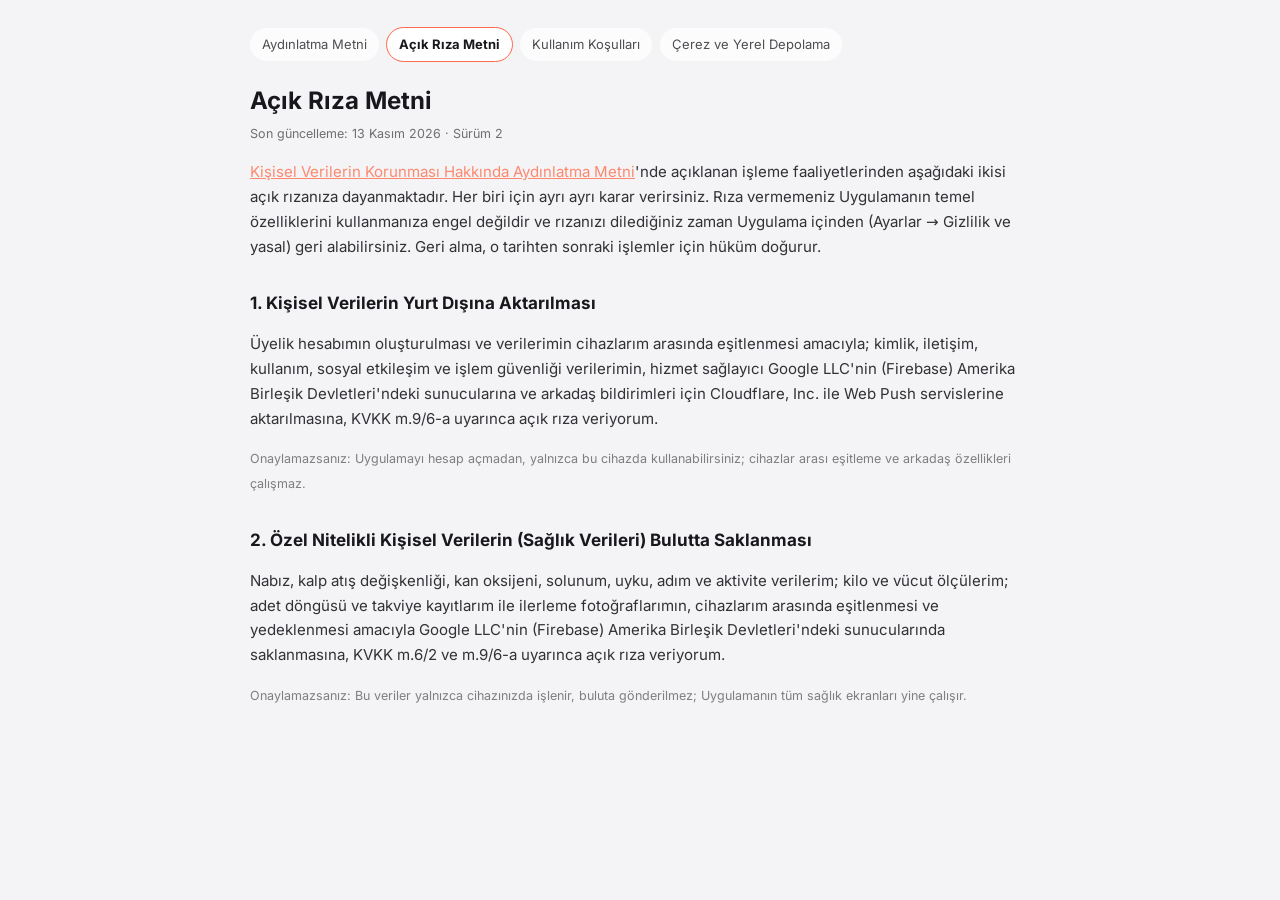
<file: acik-riza.html>
<!DOCTYPE html>
<html lang="tr">
<head>
<meta charset="utf-8">
<meta name="viewport" content="width=device-width,initial-scale=1">
<title>Açık Rıza Metni · HypeMode</title>
<script src="config.js"></script>
<style>
@font-face{font-family:'Inter';font-weight:100 900;font-display:swap;src:url(f-inter-latin.woff2) format('woff2');unicode-range:U+0000-00FF,U+0131,U+0152-0153,U+02BB-02BC,U+02C6,U+02DA,U+02DC,U+0304,U+0308,U+0329,U+2000-206F,U+20AC,U+2122,U+2191,U+2193,U+2212,U+2215,U+FEFF,U+FFFD}
@font-face{font-family:'Inter';font-weight:100 900;font-display:swap;src:url(f-inter-latin-ext.woff2) format('woff2');unicode-range:U+0100-02BA,U+02BD-02C5,U+02C7-02CC,U+02CE-02D7,U+02DD-02FF,U+0304,U+0308,U+0329,U+1D00-1DBF,U+1E00-1E9F,U+1EF2-1EFF,U+2020,U+20A0-20AB,U+20AD-20C0,U+2113,U+2C60-2C7F,U+A720-A7FF}
:root{color-scheme:dark light}
body{margin:0;background:#0b0b0d;color:#ececf0;font:15px/1.65 Inter,system-ui,sans-serif}
@media (prefers-color-scheme:light){body{background:#f4f4f7;color:#18181c}td,th{border-color:rgba(0,0,0,.12)!important}nav a{background:#fff!important}}
main{max-width:780px;margin:0 auto;padding:28px 20px 80px}
nav{display:flex;flex-wrap:wrap;gap:8px;margin-bottom:24px}nav a{font-size:13px;padding:6px 12px;border-radius:999px;background:#18181c;color:inherit;text-decoration:none;opacity:.75}nav a.on{opacity:1;font-weight:700;outline:1px solid #ff6a4a}
h1{font-size:24px;line-height:1.3;margin:0 0 4px}h2{font-size:17px;margin:30px 0 8px}h3{font-size:15px;margin:16px 0 4px}
p,li{opacity:.88}small{opacity:.6}a{color:#ff7a5c}ol,ul{padding-left:22px}
table{width:100%;border-collapse:collapse;font-size:13.5px;margin:8px 0}td,th{border:1px solid rgba(255,255,255,.14);padding:8px;text-align:left;vertical-align:top}th{font-weight:600}
</style>
</head>
<body><main>
<nav><a href="gizlilik.html" class="">Aydınlatma Metni</a><a href="acik-riza.html" class="on">Açık Rıza Metni</a><a href="kullanim-kosullari.html" class="">Kullanım Koşulları</a><a href="cerez.html" class="">Çerez ve Yerel Depolama</a></nav>
<h1>Açık Rıza Metni</h1>
<small>Son güncelleme: 13 Kasım 2026 · Sürüm 2</small>
<p><a href="gizlilik.html">Kişisel Verilerin Korunması Hakkında Aydınlatma Metni</a>'nde açıklanan işleme faaliyetlerinden aşağıdaki ikisi açık rızanıza dayanmaktadır. Her biri için ayrı ayrı karar verirsiniz. Rıza vermemeniz Uygulamanın temel özelliklerini kullanmanıza engel değildir ve rızanızı dilediğiniz zaman Uygulama içinden (Ayarlar → Gizlilik ve yasal) geri alabilirsiniz. Geri alma, o tarihten sonraki işlemler için hüküm doğurur.</p>

<h2>1. Kişisel Verilerin Yurt Dışına Aktarılması</h2>
<p>Üyelik hesabımın oluşturulması ve verilerimin cihazlarım arasında eşitlenmesi amacıyla; kimlik, iletişim, kullanım, sosyal etkileşim ve işlem güvenliği verilerimin, hizmet sağlayıcı Google LLC'nin (Firebase) Amerika Birleşik Devletleri'ndeki sunucularına ve arkadaş bildirimleri için Cloudflare, Inc. ile Web Push servislerine aktarılmasına, KVKK m.9/6-a uyarınca açık rıza veriyorum.</p>
<p><small>Onaylamazsanız: Uygulamayı hesap açmadan, yalnızca bu cihazda kullanabilirsiniz; cihazlar arası eşitleme ve arkadaş özellikleri çalışmaz.</small></p>

<h2>2. Özel Nitelikli Kişisel Verilerin (Sağlık Verileri) Bulutta Saklanması</h2>
<p>Nabız, kalp atış değişkenliği, kan oksijeni, solunum, uyku, adım ve aktivite verilerim; kilo ve vücut ölçülerim; adet döngüsü ve takviye kayıtlarım ile ilerleme fotoğraflarımın, cihazlarım arasında eşitlenmesi ve yedeklenmesi amacıyla Google LLC'nin (Firebase) Amerika Birleşik Devletleri'ndeki sunucularında saklanmasına, KVKK m.6/2 ve m.9/6-a uyarınca açık rıza veriyorum.</p>
<p><small>Onaylamazsanız: Bu veriler yalnızca cihazınızda işlenir, buluta gönderilmez; Uygulamanın tüm sağlık ekranları yine çalışır.</small></p>
</main>
<script>
(function(){var c=(window.HM_CONFIG||{}).contact||{},em=c.email,gh=c.github||'https://github.com/Yasindogruu/HypeMode/issues',nm=c.name||'Yasin Doğru';
var h=(em?'<a href="mailto:'+em+'">'+em+'</a>':'<i>(e-posta adresi eklenecek)</i>')+' · <a href="'+gh+'" target="_blank" rel="noopener">GitHub</a>';
document.querySelectorAll('.ct').forEach(function(e){e.innerHTML=h});document.querySelectorAll('.ctl').forEach(function(e){e.textContent=nm})})();
</script>
</body></html>
</file>
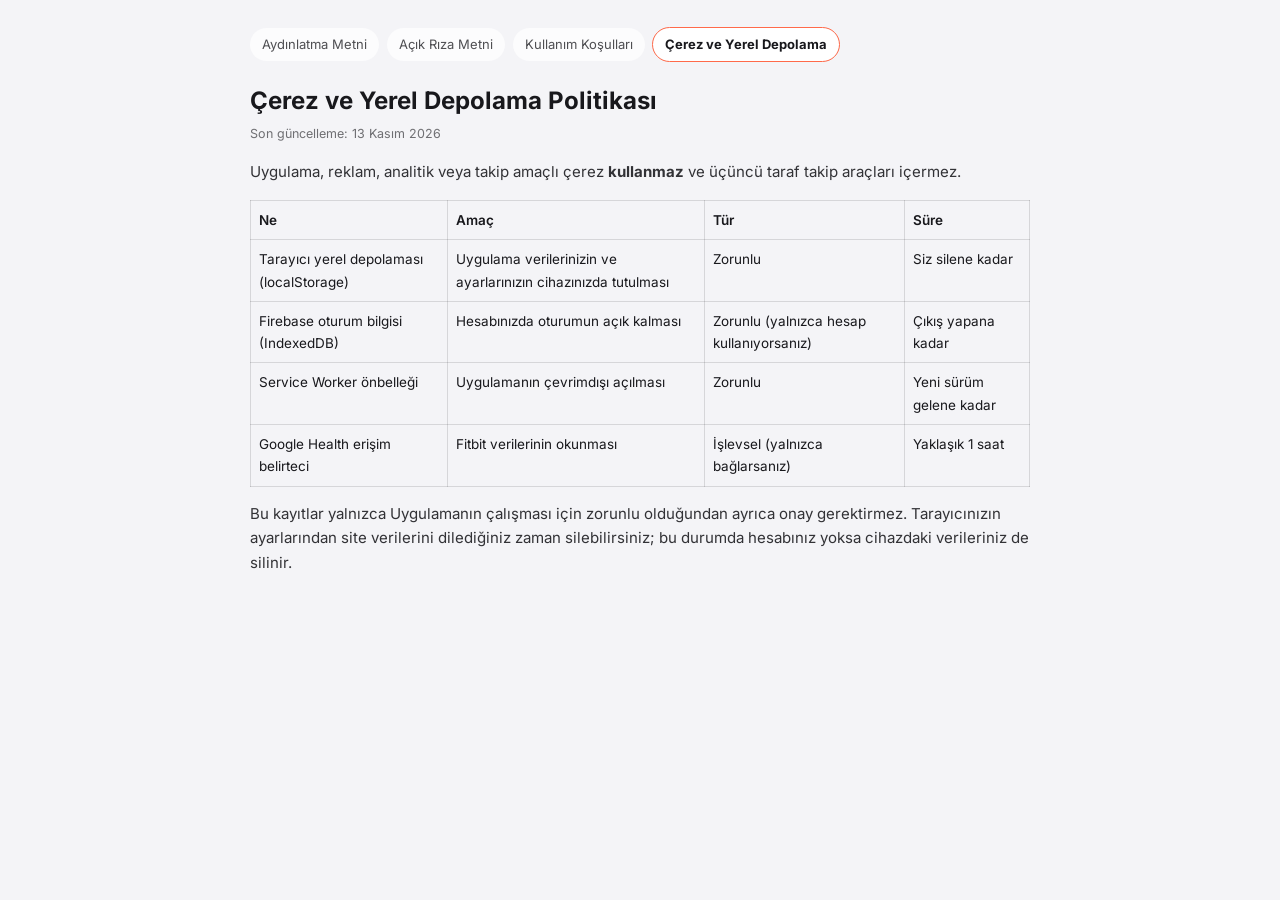
<file: cerez.html>
<!DOCTYPE html>
<html lang="tr">
<head>
<meta charset="utf-8">
<meta name="viewport" content="width=device-width,initial-scale=1">
<title>Çerez ve Yerel Depolama · HypeMode</title>
<script src="config.js"></script>
<style>
@font-face{font-family:'Inter';font-weight:100 900;font-display:swap;src:url(f-inter-latin.woff2) format('woff2');unicode-range:U+0000-00FF,U+0131,U+0152-0153,U+02BB-02BC,U+02C6,U+02DA,U+02DC,U+0304,U+0308,U+0329,U+2000-206F,U+20AC,U+2122,U+2191,U+2193,U+2212,U+2215,U+FEFF,U+FFFD}
@font-face{font-family:'Inter';font-weight:100 900;font-display:swap;src:url(f-inter-latin-ext.woff2) format('woff2');unicode-range:U+0100-02BA,U+02BD-02C5,U+02C7-02CC,U+02CE-02D7,U+02DD-02FF,U+0304,U+0308,U+0329,U+1D00-1DBF,U+1E00-1E9F,U+1EF2-1EFF,U+2020,U+20A0-20AB,U+20AD-20C0,U+2113,U+2C60-2C7F,U+A720-A7FF}
:root{color-scheme:dark light}
body{margin:0;background:#0b0b0d;color:#ececf0;font:15px/1.65 Inter,system-ui,sans-serif}
@media (prefers-color-scheme:light){body{background:#f4f4f7;color:#18181c}td,th{border-color:rgba(0,0,0,.12)!important}nav a{background:#fff!important}}
main{max-width:780px;margin:0 auto;padding:28px 20px 80px}
nav{display:flex;flex-wrap:wrap;gap:8px;margin-bottom:24px}nav a{font-size:13px;padding:6px 12px;border-radius:999px;background:#18181c;color:inherit;text-decoration:none;opacity:.75}nav a.on{opacity:1;font-weight:700;outline:1px solid #ff6a4a}
h1{font-size:24px;line-height:1.3;margin:0 0 4px}h2{font-size:17px;margin:30px 0 8px}h3{font-size:15px;margin:16px 0 4px}
p,li{opacity:.88}small{opacity:.6}a{color:#ff7a5c}ol,ul{padding-left:22px}
table{width:100%;border-collapse:collapse;font-size:13.5px;margin:8px 0}td,th{border:1px solid rgba(255,255,255,.14);padding:8px;text-align:left;vertical-align:top}th{font-weight:600}
</style>
</head>
<body><main>
<nav><a href="gizlilik.html" class="">Aydınlatma Metni</a><a href="acik-riza.html" class="">Açık Rıza Metni</a><a href="kullanim-kosullari.html" class="">Kullanım Koşulları</a><a href="cerez.html" class="on">Çerez ve Yerel Depolama</a></nav>
<h1>Çerez ve Yerel Depolama Politikası</h1>
<small>Son güncelleme: 13 Kasım 2026</small>
<p>Uygulama, reklam, analitik veya takip amaçlı çerez <b>kullanmaz</b> ve üçüncü taraf takip araçları içermez.</p>
<table>
<tr><th>Ne</th><th>Amaç</th><th>Tür</th><th>Süre</th></tr>
<tr><td>Tarayıcı yerel depolaması (localStorage)</td><td>Uygulama verilerinizin ve ayarlarınızın cihazınızda tutulması</td><td>Zorunlu</td><td>Siz silene kadar</td></tr>
<tr><td>Firebase oturum bilgisi (IndexedDB)</td><td>Hesabınızda oturumun açık kalması</td><td>Zorunlu (yalnızca hesap kullanıyorsanız)</td><td>Çıkış yapana kadar</td></tr>
<tr><td>Service Worker önbelleği</td><td>Uygulamanın çevrimdışı açılması</td><td>Zorunlu</td><td>Yeni sürüm gelene kadar</td></tr>
<tr><td>Google Health erişim belirteci</td><td>Fitbit verilerinin okunması</td><td>İşlevsel (yalnızca bağlarsanız)</td><td>Yaklaşık 1 saat</td></tr>
</table>
<p>Bu kayıtlar yalnızca Uygulamanın çalışması için zorunlu olduğundan ayrıca onay gerektirmez. Tarayıcınızın ayarlarından site verilerini dilediğiniz zaman silebilirsiniz; bu durumda hesabınız yoksa cihazdaki verileriniz de silinir.</p>
</main>
<script>
(function(){var c=(window.HM_CONFIG||{}).contact||{},em=c.email,gh=c.github||'https://github.com/Yasindogruu/HypeMode/issues',nm=c.name||'Yasin Doğru';
var h=(em?'<a href="mailto:'+em+'">'+em+'</a>':'<i>(e-posta adresi eklenecek)</i>')+' · <a href="'+gh+'" target="_blank" rel="noopener">GitHub</a>';
document.querySelectorAll('.ct').forEach(function(e){e.innerHTML=h});document.querySelectorAll('.ctl').forEach(function(e){e.textContent=nm})})();
</script>
</body></html>
</file>
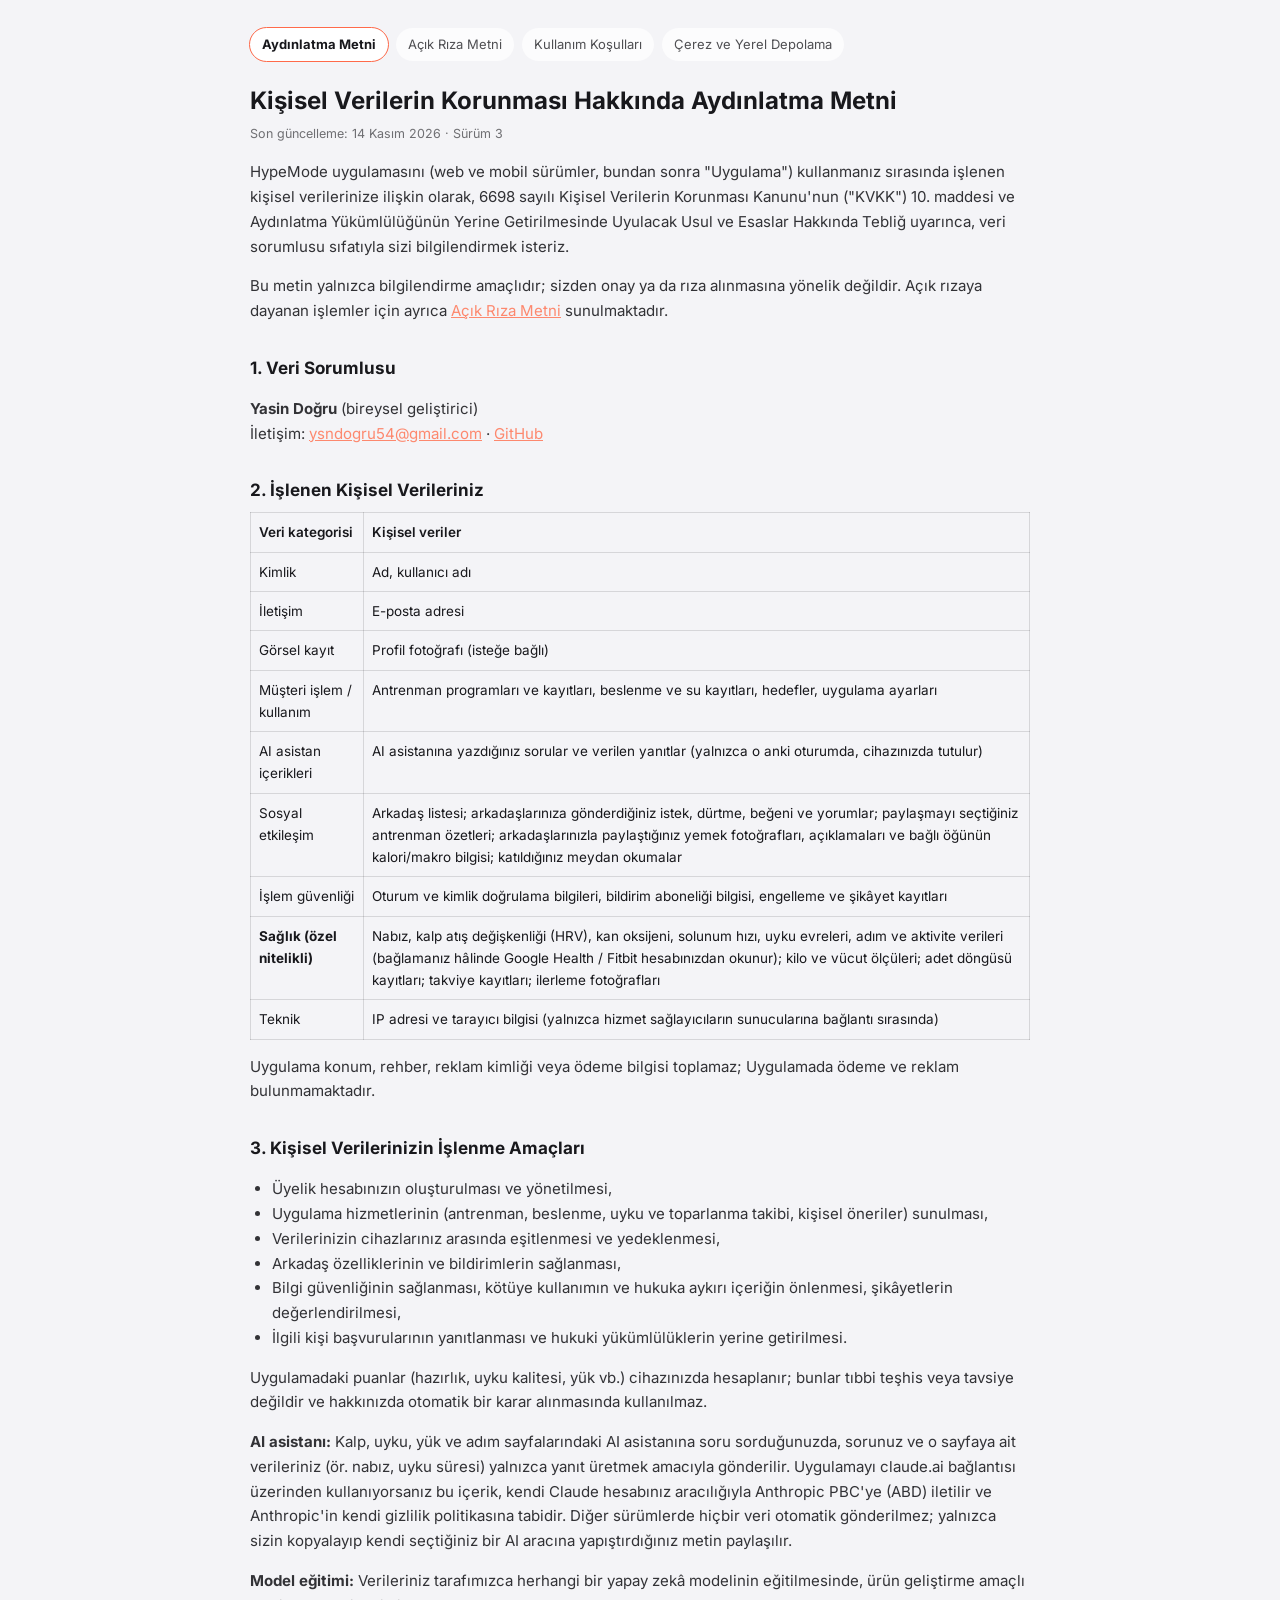
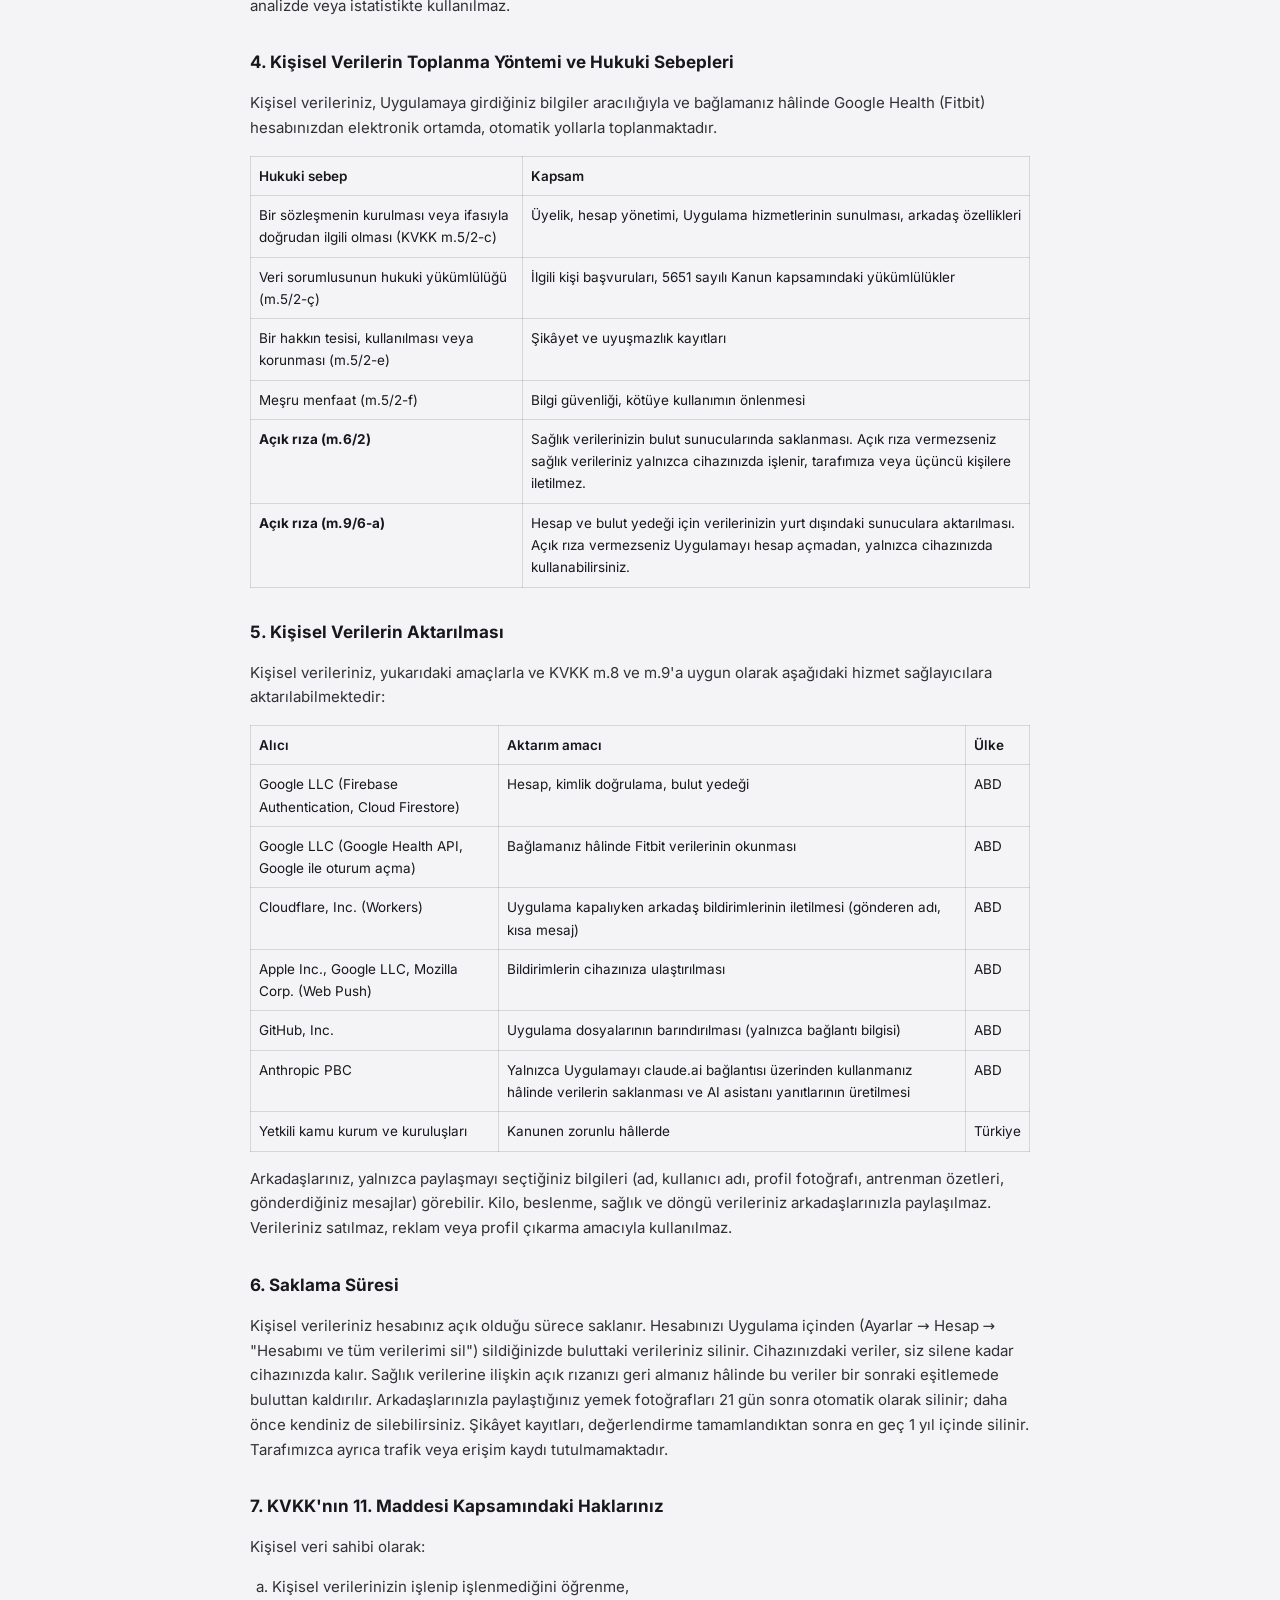
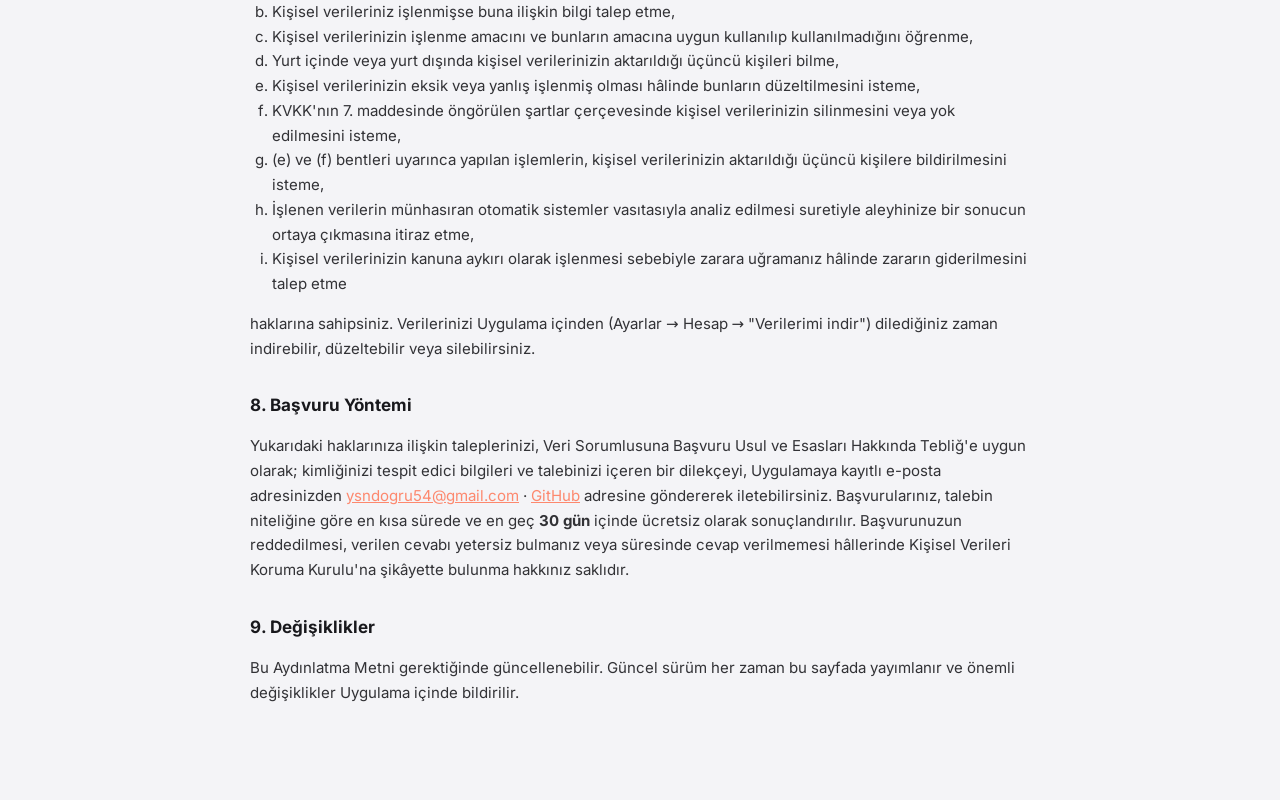
<file: gizlilik.html>
<!DOCTYPE html>
<html lang="tr">
<head>
<meta charset="utf-8">
<meta name="viewport" content="width=device-width,initial-scale=1">
<title>Aydınlatma Metni · HypeMode</title>
<script src="config.js"></script>
<style>
@font-face{font-family:'Inter';font-weight:100 900;font-display:swap;src:url(f-inter-latin.woff2) format('woff2');unicode-range:U+0000-00FF,U+0131,U+0152-0153,U+02BB-02BC,U+02C6,U+02DA,U+02DC,U+0304,U+0308,U+0329,U+2000-206F,U+20AC,U+2122,U+2191,U+2193,U+2212,U+2215,U+FEFF,U+FFFD}
@font-face{font-family:'Inter';font-weight:100 900;font-display:swap;src:url(f-inter-latin-ext.woff2) format('woff2');unicode-range:U+0100-02BA,U+02BD-02C5,U+02C7-02CC,U+02CE-02D7,U+02DD-02FF,U+0304,U+0308,U+0329,U+1D00-1DBF,U+1E00-1E9F,U+1EF2-1EFF,U+2020,U+20A0-20AB,U+20AD-20C0,U+2113,U+2C60-2C7F,U+A720-A7FF}
:root{color-scheme:dark light}
body{margin:0;background:#0b0b0d;color:#ececf0;font:15px/1.65 Inter,system-ui,sans-serif}
@media (prefers-color-scheme:light){body{background:#f4f4f7;color:#18181c}td,th{border-color:rgba(0,0,0,.12)!important}nav a{background:#fff!important}}
main{max-width:780px;margin:0 auto;padding:28px 20px 80px}
nav{display:flex;flex-wrap:wrap;gap:8px;margin-bottom:24px}nav a{font-size:13px;padding:6px 12px;border-radius:999px;background:#18181c;color:inherit;text-decoration:none;opacity:.75}nav a.on{opacity:1;font-weight:700;outline:1px solid #ff6a4a}
h1{font-size:24px;line-height:1.3;margin:0 0 4px}h2{font-size:17px;margin:30px 0 8px}h3{font-size:15px;margin:16px 0 4px}
p,li{opacity:.88}small{opacity:.6}a{color:#ff7a5c}ol,ul{padding-left:22px}
table{width:100%;border-collapse:collapse;font-size:13.5px;margin:8px 0}td,th{border:1px solid rgba(255,255,255,.14);padding:8px;text-align:left;vertical-align:top}th{font-weight:600}
</style>
</head>
<body><main>
<nav><a href="gizlilik.html" class="on">Aydınlatma Metni</a><a href="acik-riza.html" class="">Açık Rıza Metni</a><a href="kullanim-kosullari.html" class="">Kullanım Koşulları</a><a href="cerez.html" class="">Çerez ve Yerel Depolama</a></nav>
<h1>Kişisel Verilerin Korunması Hakkında Aydınlatma Metni</h1>
<small>Son güncelleme: 14 Kasım 2026 · Sürüm 3</small>

<p>HypeMode uygulamasını (web ve mobil sürümler, bundan sonra "Uygulama") kullanmanız sırasında işlenen kişisel verilerinize ilişkin olarak, 6698 sayılı Kişisel Verilerin Korunması Kanunu'nun ("KVKK") 10. maddesi ve Aydınlatma Yükümlülüğünün Yerine Getirilmesinde Uyulacak Usul ve Esaslar Hakkında Tebliğ uyarınca, veri sorumlusu sıfatıyla sizi bilgilendirmek isteriz.</p>
<p>Bu metin yalnızca bilgilendirme amaçlıdır; sizden onay ya da rıza alınmasına yönelik değildir. Açık rızaya dayanan işlemler için ayrıca <a href="acik-riza.html">Açık Rıza Metni</a> sunulmaktadır.</p>

<h2>1. Veri Sorumlusu</h2>
<p><b class="ctl">Yasin Doğru</b> (bireysel geliştirici)<br>İletişim: <span class="ct"></span></p>

<h2>2. İşlenen Kişisel Verileriniz</h2>
<table>
<tr><th>Veri kategorisi</th><th>Kişisel veriler</th></tr>
<tr><td>Kimlik</td><td>Ad, kullanıcı adı</td></tr>
<tr><td>İletişim</td><td>E-posta adresi</td></tr>
<tr><td>Görsel kayıt</td><td>Profil fotoğrafı (isteğe bağlı)</td></tr>
<tr><td>Müşteri işlem / kullanım</td><td>Antrenman programları ve kayıtları, beslenme ve su kayıtları, hedefler, uygulama ayarları</td></tr>
<tr><td>AI asistan içerikleri</td><td>AI asistanına yazdığınız sorular ve verilen yanıtlar (yalnızca o anki oturumda, cihazınızda tutulur)</td></tr>
<tr><td>Sosyal etkileşim</td><td>Arkadaş listesi; arkadaşlarınıza gönderdiğiniz istek, dürtme, beğeni ve yorumlar; paylaşmayı seçtiğiniz antrenman özetleri; arkadaşlarınızla paylaştığınız yemek fotoğrafları, açıklamaları ve bağlı öğünün kalori/makro bilgisi; katıldığınız meydan okumalar</td></tr>
<tr><td>İşlem güvenliği</td><td>Oturum ve kimlik doğrulama bilgileri, bildirim aboneliği bilgisi, engelleme ve şikâyet kayıtları</td></tr>
<tr><td><b>Sağlık (özel nitelikli)</b></td><td>Nabız, kalp atış değişkenliği (HRV), kan oksijeni, solunum hızı, uyku evreleri, adım ve aktivite verileri (bağlamanız hâlinde Google Health / Fitbit hesabınızdan okunur); kilo ve vücut ölçüleri; adet döngüsü kayıtları; takviye kayıtları; ilerleme fotoğrafları</td></tr>
<tr><td>Teknik</td><td>IP adresi ve tarayıcı bilgisi (yalnızca hizmet sağlayıcıların sunucularına bağlantı sırasında)</td></tr>
</table>
<p>Uygulama konum, rehber, reklam kimliği veya ödeme bilgisi toplamaz; Uygulamada ödeme ve reklam bulunmamaktadır.</p>

<h2>3. Kişisel Verilerinizin İşlenme Amaçları</h2>
<ul>
<li>Üyelik hesabınızın oluşturulması ve yönetilmesi,</li>
<li>Uygulama hizmetlerinin (antrenman, beslenme, uyku ve toparlanma takibi, kişisel öneriler) sunulması,</li>
<li>Verilerinizin cihazlarınız arasında eşitlenmesi ve yedeklenmesi,</li>
<li>Arkadaş özelliklerinin ve bildirimlerin sağlanması,</li>
<li>Bilgi güvenliğinin sağlanması, kötüye kullanımın ve hukuka aykırı içeriğin önlenmesi, şikâyetlerin değerlendirilmesi,</li>
<li>İlgili kişi başvurularının yanıtlanması ve hukuki yükümlülüklerin yerine getirilmesi.</li>
</ul>
<p>Uygulamadaki puanlar (hazırlık, uyku kalitesi, yük vb.) cihazınızda hesaplanır; bunlar tıbbi teşhis veya tavsiye değildir ve hakkınızda otomatik bir karar alınmasında kullanılmaz.</p>
<p><b>AI asistanı:</b> Kalp, uyku, yük ve adım sayfalarındaki AI asistanına soru sorduğunuzda, sorunuz ve o sayfaya ait verileriniz (ör. nabız, uyku süresi) yalnızca yanıt üretmek amacıyla gönderilir. Uygulamayı claude.ai bağlantısı üzerinden kullanıyorsanız bu içerik, kendi Claude hesabınız aracılığıyla Anthropic PBC'ye (ABD) iletilir ve Anthropic'in kendi gizlilik politikasına tabidir. Diğer sürümlerde hiçbir veri otomatik gönderilmez; yalnızca sizin kopyalayıp kendi seçtiğiniz bir AI aracına yapıştırdığınız metin paylaşılır.</p>
<p><b>Model eğitimi:</b> Verileriniz tarafımızca herhangi bir yapay zekâ modelinin eğitilmesinde, ürün geliştirme amaçlı analizde veya istatistikte kullanılmaz.</p>

<h2>4. Kişisel Verilerin Toplanma Yöntemi ve Hukuki Sebepleri</h2>
<p>Kişisel verileriniz, Uygulamaya girdiğiniz bilgiler aracılığıyla ve bağlamanız hâlinde Google Health (Fitbit) hesabınızdan elektronik ortamda, otomatik yollarla toplanmaktadır.</p>
<table>
<tr><th>Hukuki sebep</th><th>Kapsam</th></tr>
<tr><td>Bir sözleşmenin kurulması veya ifasıyla doğrudan ilgili olması (KVKK m.5/2-c)</td><td>Üyelik, hesap yönetimi, Uygulama hizmetlerinin sunulması, arkadaş özellikleri</td></tr>
<tr><td>Veri sorumlusunun hukuki yükümlülüğü (m.5/2-ç)</td><td>İlgili kişi başvuruları, 5651 sayılı Kanun kapsamındaki yükümlülükler</td></tr>
<tr><td>Bir hakkın tesisi, kullanılması veya korunması (m.5/2-e)</td><td>Şikâyet ve uyuşmazlık kayıtları</td></tr>
<tr><td>Meşru menfaat (m.5/2-f)</td><td>Bilgi güvenliği, kötüye kullanımın önlenmesi</td></tr>
<tr><td><b>Açık rıza (m.6/2)</b></td><td>Sağlık verilerinizin bulut sunucularında saklanması. Açık rıza vermezseniz sağlık verileriniz yalnızca cihazınızda işlenir, tarafımıza veya üçüncü kişilere iletilmez.</td></tr>
<tr><td><b>Açık rıza (m.9/6-a)</b></td><td>Hesap ve bulut yedeği için verilerinizin yurt dışındaki sunuculara aktarılması. Açık rıza vermezseniz Uygulamayı hesap açmadan, yalnızca cihazınızda kullanabilirsiniz.</td></tr>
</table>

<h2>5. Kişisel Verilerin Aktarılması</h2>
<p>Kişisel verileriniz, yukarıdaki amaçlarla ve KVKK m.8 ve m.9'a uygun olarak aşağıdaki hizmet sağlayıcılara aktarılabilmektedir:</p>
<table>
<tr><th>Alıcı</th><th>Aktarım amacı</th><th>Ülke</th></tr>
<tr><td>Google LLC (Firebase Authentication, Cloud Firestore)</td><td>Hesap, kimlik doğrulama, bulut yedeği</td><td>ABD</td></tr>
<tr><td>Google LLC (Google Health API, Google ile oturum açma)</td><td>Bağlamanız hâlinde Fitbit verilerinin okunması</td><td>ABD</td></tr>
<tr><td>Cloudflare, Inc. (Workers)</td><td>Uygulama kapalıyken arkadaş bildirimlerinin iletilmesi (gönderen adı, kısa mesaj)</td><td>ABD</td></tr>
<tr><td>Apple Inc., Google LLC, Mozilla Corp. (Web Push)</td><td>Bildirimlerin cihazınıza ulaştırılması</td><td>ABD</td></tr>
<tr><td>GitHub, Inc.</td><td>Uygulama dosyalarının barındırılması (yalnızca bağlantı bilgisi)</td><td>ABD</td></tr>
<tr><td>Anthropic PBC</td><td>Yalnızca Uygulamayı claude.ai bağlantısı üzerinden kullanmanız hâlinde verilerin saklanması ve AI asistanı yanıtlarının üretilmesi</td><td>ABD</td></tr>
<tr><td>Yetkili kamu kurum ve kuruluşları</td><td>Kanunen zorunlu hâllerde</td><td>Türkiye</td></tr>
</table>
<p>Arkadaşlarınız, yalnızca paylaşmayı seçtiğiniz bilgileri (ad, kullanıcı adı, profil fotoğrafı, antrenman özetleri, gönderdiğiniz mesajlar) görebilir. Kilo, beslenme, sağlık ve döngü verileriniz arkadaşlarınızla paylaşılmaz. Verileriniz satılmaz, reklam veya profil çıkarma amacıyla kullanılmaz.</p>

<h2>6. Saklama Süresi</h2>
<p>Kişisel verileriniz hesabınız açık olduğu sürece saklanır. Hesabınızı Uygulama içinden (Ayarlar → Hesap → "Hesabımı ve tüm verilerimi sil") sildiğinizde buluttaki verileriniz silinir. Cihazınızdaki veriler, siz silene kadar cihazınızda kalır. Sağlık verilerine ilişkin açık rızanızı geri almanız hâlinde bu veriler bir sonraki eşitlemede buluttan kaldırılır. Arkadaşlarınızla paylaştığınız yemek fotoğrafları 21 gün sonra otomatik olarak silinir; daha önce kendiniz de silebilirsiniz. Şikâyet kayıtları, değerlendirme tamamlandıktan sonra en geç 1 yıl içinde silinir. Tarafımızca ayrıca trafik veya erişim kaydı tutulmamaktadır.</p>

<h2>7. KVKK'nın 11. Maddesi Kapsamındaki Haklarınız</h2>
<p>Kişisel veri sahibi olarak:</p>
<ol type="a">
<li>Kişisel verilerinizin işlenip işlenmediğini öğrenme,</li>
<li>Kişisel verileriniz işlenmişse buna ilişkin bilgi talep etme,</li>
<li>Kişisel verilerinizin işlenme amacını ve bunların amacına uygun kullanılıp kullanılmadığını öğrenme,</li>
<li>Yurt içinde veya yurt dışında kişisel verilerinizin aktarıldığı üçüncü kişileri bilme,</li>
<li>Kişisel verilerinizin eksik veya yanlış işlenmiş olması hâlinde bunların düzeltilmesini isteme,</li>
<li>KVKK'nın 7. maddesinde öngörülen şartlar çerçevesinde kişisel verilerinizin silinmesini veya yok edilmesini isteme,</li>
<li>(e) ve (f) bentleri uyarınca yapılan işlemlerin, kişisel verilerinizin aktarıldığı üçüncü kişilere bildirilmesini isteme,</li>
<li>İşlenen verilerin münhasıran otomatik sistemler vasıtasıyla analiz edilmesi suretiyle aleyhinize bir sonucun ortaya çıkmasına itiraz etme,</li>
<li>Kişisel verilerinizin kanuna aykırı olarak işlenmesi sebebiyle zarara uğramanız hâlinde zararın giderilmesini talep etme</li>
</ol>
<p>haklarına sahipsiniz. Verilerinizi Uygulama içinden (Ayarlar → Hesap → "Verilerimi indir") dilediğiniz zaman indirebilir, düzeltebilir veya silebilirsiniz.</p>

<h2>8. Başvuru Yöntemi</h2>
<p>Yukarıdaki haklarınıza ilişkin taleplerinizi, Veri Sorumlusuna Başvuru Usul ve Esasları Hakkında Tebliğ'e uygun olarak; kimliğinizi tespit edici bilgileri ve talebinizi içeren bir dilekçeyi, Uygulamaya kayıtlı e-posta adresinizden <span class="ct"></span> adresine göndererek iletebilirsiniz. Başvurularınız, talebin niteliğine göre en kısa sürede ve en geç <b>30 gün</b> içinde ücretsiz olarak sonuçlandırılır. Başvurunuzun reddedilmesi, verilen cevabı yetersiz bulmanız veya süresinde cevap verilmemesi hâllerinde Kişisel Verileri Koruma Kurulu'na şikâyette bulunma hakkınız saklıdır.</p>

<h2>9. Değişiklikler</h2>
<p>Bu Aydınlatma Metni gerektiğinde güncellenebilir. Güncel sürüm her zaman bu sayfada yayımlanır ve önemli değişiklikler Uygulama içinde bildirilir.</p>
</main>
<script>
(function(){var c=(window.HM_CONFIG||{}).contact||{},em=c.email,gh=c.github||'https://github.com/Yasindogruu/HypeMode/issues',nm=c.name||'Yasin Doğru';
var h=(em?'<a href="mailto:'+em+'">'+em+'</a>':'<i>(e-posta adresi eklenecek)</i>')+' · <a href="'+gh+'" target="_blank" rel="noopener">GitHub</a>';
document.querySelectorAll('.ct').forEach(function(e){e.innerHTML=h});document.querySelectorAll('.ctl').forEach(function(e){e.textContent=nm})})();
</script>
</body></html>
</file>
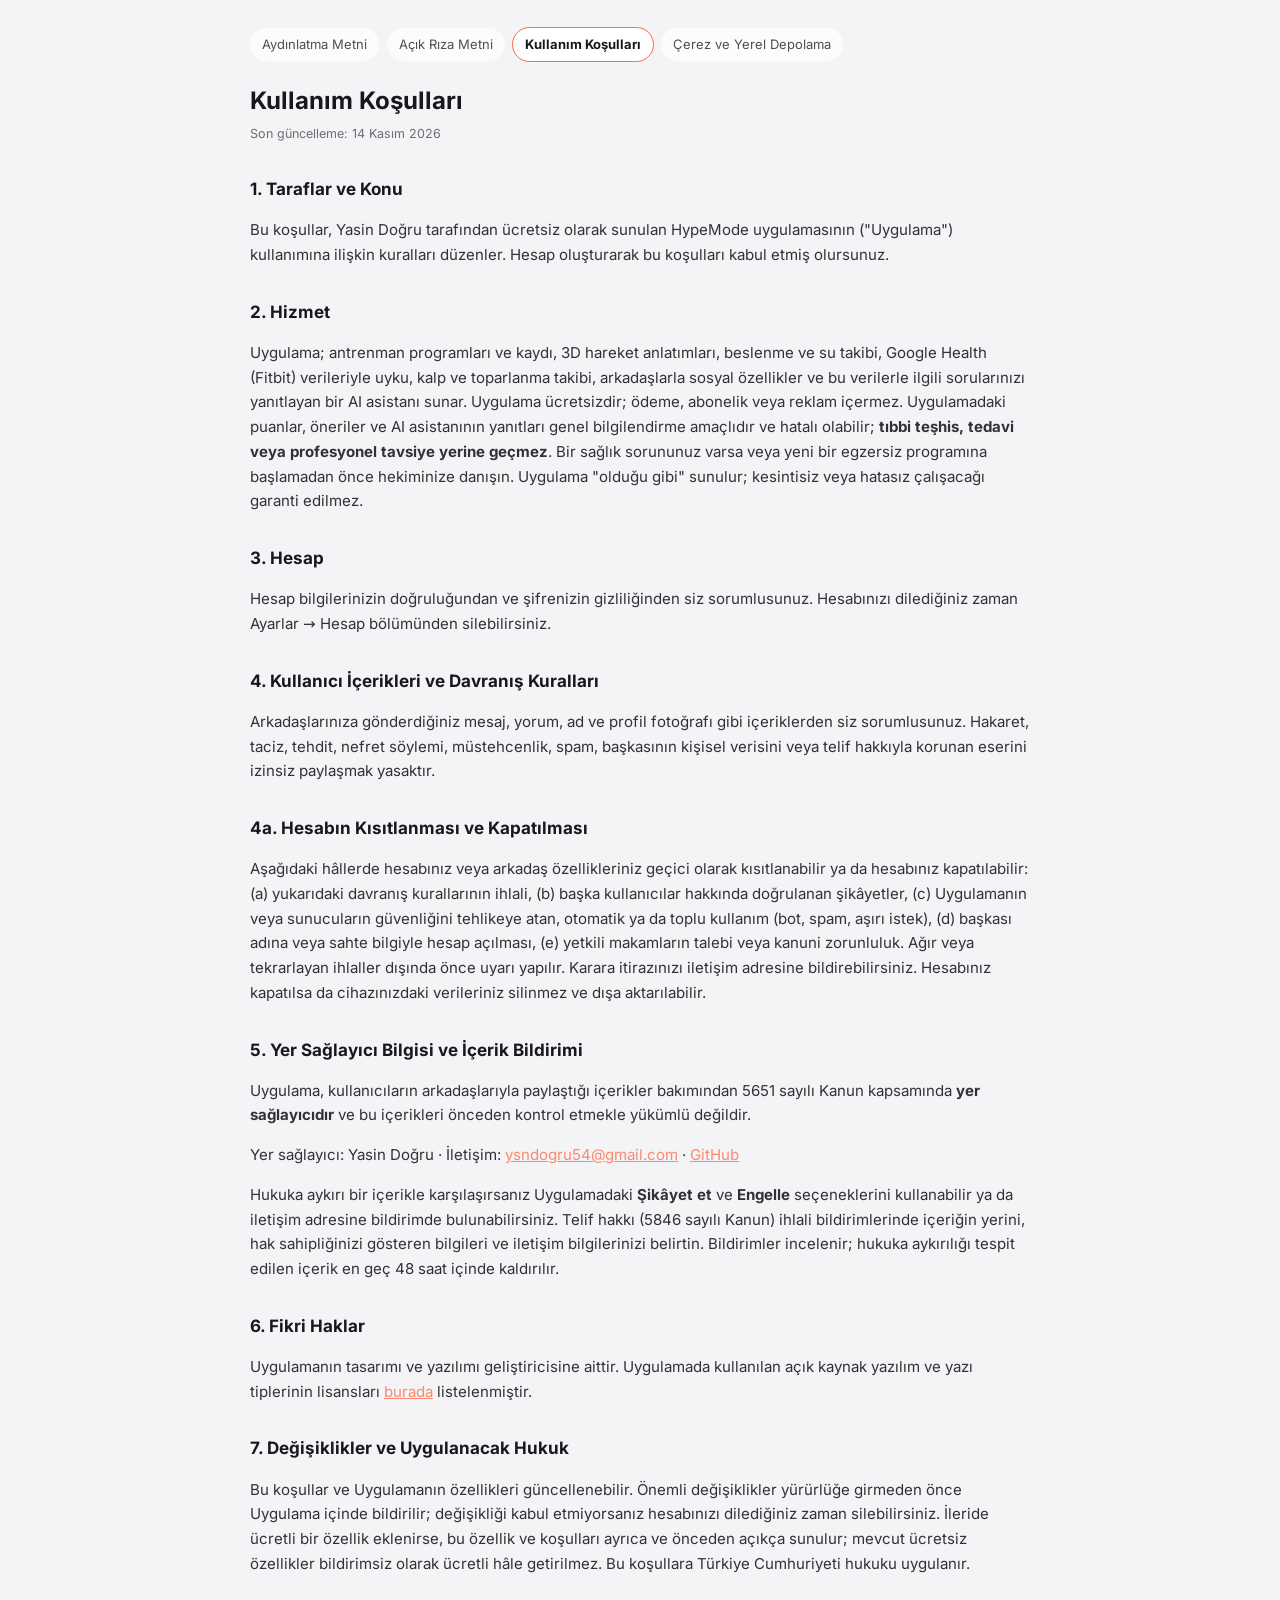
<file: kullanim-kosullari.html>
<!DOCTYPE html>
<html lang="tr">
<head>
<meta charset="utf-8">
<meta name="viewport" content="width=device-width,initial-scale=1">
<title>Kullanım Koşulları · HypeMode</title>
<script src="config.js"></script>
<style>
@font-face{font-family:'Inter';font-weight:100 900;font-display:swap;src:url(f-inter-latin.woff2) format('woff2');unicode-range:U+0000-00FF,U+0131,U+0152-0153,U+02BB-02BC,U+02C6,U+02DA,U+02DC,U+0304,U+0308,U+0329,U+2000-206F,U+20AC,U+2122,U+2191,U+2193,U+2212,U+2215,U+FEFF,U+FFFD}
@font-face{font-family:'Inter';font-weight:100 900;font-display:swap;src:url(f-inter-latin-ext.woff2) format('woff2');unicode-range:U+0100-02BA,U+02BD-02C5,U+02C7-02CC,U+02CE-02D7,U+02DD-02FF,U+0304,U+0308,U+0329,U+1D00-1DBF,U+1E00-1E9F,U+1EF2-1EFF,U+2020,U+20A0-20AB,U+20AD-20C0,U+2113,U+2C60-2C7F,U+A720-A7FF}
:root{color-scheme:dark light}
body{margin:0;background:#0b0b0d;color:#ececf0;font:15px/1.65 Inter,system-ui,sans-serif}
@media (prefers-color-scheme:light){body{background:#f4f4f7;color:#18181c}td,th{border-color:rgba(0,0,0,.12)!important}nav a{background:#fff!important}}
main{max-width:780px;margin:0 auto;padding:28px 20px 80px}
nav{display:flex;flex-wrap:wrap;gap:8px;margin-bottom:24px}nav a{font-size:13px;padding:6px 12px;border-radius:999px;background:#18181c;color:inherit;text-decoration:none;opacity:.75}nav a.on{opacity:1;font-weight:700;outline:1px solid #ff6a4a}
h1{font-size:24px;line-height:1.3;margin:0 0 4px}h2{font-size:17px;margin:30px 0 8px}h3{font-size:15px;margin:16px 0 4px}
p,li{opacity:.88}small{opacity:.6}a{color:#ff7a5c}ol,ul{padding-left:22px}
table{width:100%;border-collapse:collapse;font-size:13.5px;margin:8px 0}td,th{border:1px solid rgba(255,255,255,.14);padding:8px;text-align:left;vertical-align:top}th{font-weight:600}
</style>
</head>
<body><main>
<nav><a href="gizlilik.html" class="">Aydınlatma Metni</a><a href="acik-riza.html" class="">Açık Rıza Metni</a><a href="kullanim-kosullari.html" class="on">Kullanım Koşulları</a><a href="cerez.html" class="">Çerez ve Yerel Depolama</a></nav>
<h1>Kullanım Koşulları</h1>
<small>Son güncelleme: 14 Kasım 2026</small>
<h2>1. Taraflar ve Konu</h2>
<p>Bu koşullar, <span class="ctl">Yasin Doğru</span> tarafından ücretsiz olarak sunulan HypeMode uygulamasının ("Uygulama") kullanımına ilişkin kuralları düzenler. Hesap oluşturarak bu koşulları kabul etmiş olursunuz.</p>
<h2>2. Hizmet</h2>
<p>Uygulama; antrenman programları ve kaydı, 3D hareket anlatımları, beslenme ve su takibi, Google Health (Fitbit) verileriyle uyku, kalp ve toparlanma takibi, arkadaşlarla sosyal özellikler ve bu verilerle ilgili sorularınızı yanıtlayan bir AI asistanı sunar. Uygulama ücretsizdir; ödeme, abonelik veya reklam içermez. Uygulamadaki puanlar, öneriler ve AI asistanının yanıtları genel bilgilendirme amaçlıdır ve hatalı olabilir; <b>tıbbi teşhis, tedavi veya profesyonel tavsiye yerine geçmez</b>. Bir sağlık sorununuz varsa veya yeni bir egzersiz programına başlamadan önce hekiminize danışın. Uygulama "olduğu gibi" sunulur; kesintisiz veya hatasız çalışacağı garanti edilmez.</p>
<h2>3. Hesap</h2>
<p>Hesap bilgilerinizin doğruluğundan ve şifrenizin gizliliğinden siz sorumlusunuz. Hesabınızı dilediğiniz zaman Ayarlar → Hesap bölümünden silebilirsiniz.</p>
<h2>4. Kullanıcı İçerikleri ve Davranış Kuralları</h2>
<p>Arkadaşlarınıza gönderdiğiniz mesaj, yorum, ad ve profil fotoğrafı gibi içeriklerden siz sorumlusunuz. Hakaret, taciz, tehdit, nefret söylemi, müstehcenlik, spam, başkasının kişisel verisini veya telif hakkıyla korunan eserini izinsiz paylaşmak yasaktır. </p>
<h2>4a. Hesabın Kısıtlanması ve Kapatılması</h2>
<p>Aşağıdaki hâllerde hesabınız veya arkadaş özellikleriniz geçici olarak kısıtlanabilir ya da hesabınız kapatılabilir: (a) yukarıdaki davranış kurallarının ihlali, (b) başka kullanıcılar hakkında doğrulanan şikâyetler, (c) Uygulamanın veya sunucuların güvenliğini tehlikeye atan, otomatik ya da toplu kullanım (bot, spam, aşırı istek), (d) başkası adına veya sahte bilgiyle hesap açılması, (e) yetkili makamların talebi veya kanuni zorunluluk. Ağır veya tekrarlayan ihlaller dışında önce uyarı yapılır. Karara itirazınızı iletişim adresine bildirebilirsiniz. Hesabınız kapatılsa da cihazınızdaki verileriniz silinmez ve dışa aktarılabilir.</p>
<h2>5. Yer Sağlayıcı Bilgisi ve İçerik Bildirimi</h2>
<p>Uygulama, kullanıcıların arkadaşlarıyla paylaştığı içerikler bakımından 5651 sayılı Kanun kapsamında <b>yer sağlayıcıdır</b> ve bu içerikleri önceden kontrol etmekle yükümlü değildir.</p>
<p>Yer sağlayıcı: <span class="ctl">Yasin Doğru</span> · İletişim: <span class="ct"></span></p>
<p>Hukuka aykırı bir içerikle karşılaşırsanız Uygulamadaki <b>Şikâyet et</b> ve <b>Engelle</b> seçeneklerini kullanabilir ya da iletişim adresine bildirimde bulunabilirsiniz. Telif hakkı (5846 sayılı Kanun) ihlali bildirimlerinde içeriğin yerini, hak sahipliğinizi gösteren bilgileri ve iletişim bilgilerinizi belirtin. Bildirimler incelenir; hukuka aykırılığı tespit edilen içerik en geç 48 saat içinde kaldırılır.</p>
<h2>6. Fikri Haklar</h2>
<p>Uygulamanın tasarımı ve yazılımı geliştiricisine aittir. Uygulamada kullanılan açık kaynak yazılım ve yazı tiplerinin lisansları <a href="THIRD_PARTY_LICENSES.txt">burada</a> listelenmiştir.</p>
<h2>7. Değişiklikler ve Uygulanacak Hukuk</h2>
<p>Bu koşullar ve Uygulamanın özellikleri güncellenebilir. Önemli değişiklikler yürürlüğe girmeden önce Uygulama içinde bildirilir; değişikliği kabul etmiyorsanız hesabınızı dilediğiniz zaman silebilirsiniz. İleride ücretli bir özellik eklenirse, bu özellik ve koşulları ayrıca ve önceden açıkça sunulur; mevcut ücretsiz özellikler bildirimsiz olarak ücretli hâle getirilmez. Bu koşullara Türkiye Cumhuriyeti hukuku uygulanır.</p>
</main>
<script>
(function(){var c=(window.HM_CONFIG||{}).contact||{},em=c.email,gh=c.github||'https://github.com/Yasindogruu/HypeMode/issues',nm=c.name||'Yasin Doğru';
var h=(em?'<a href="mailto:'+em+'">'+em+'</a>':'<i>(e-posta adresi eklenecek)</i>')+' · <a href="'+gh+'" target="_blank" rel="noopener">GitHub</a>';
document.querySelectorAll('.ct').forEach(function(e){e.innerHTML=h});document.querySelectorAll('.ctl').forEach(function(e){e.textContent=nm})})();
</script>
</body></html>
</file>
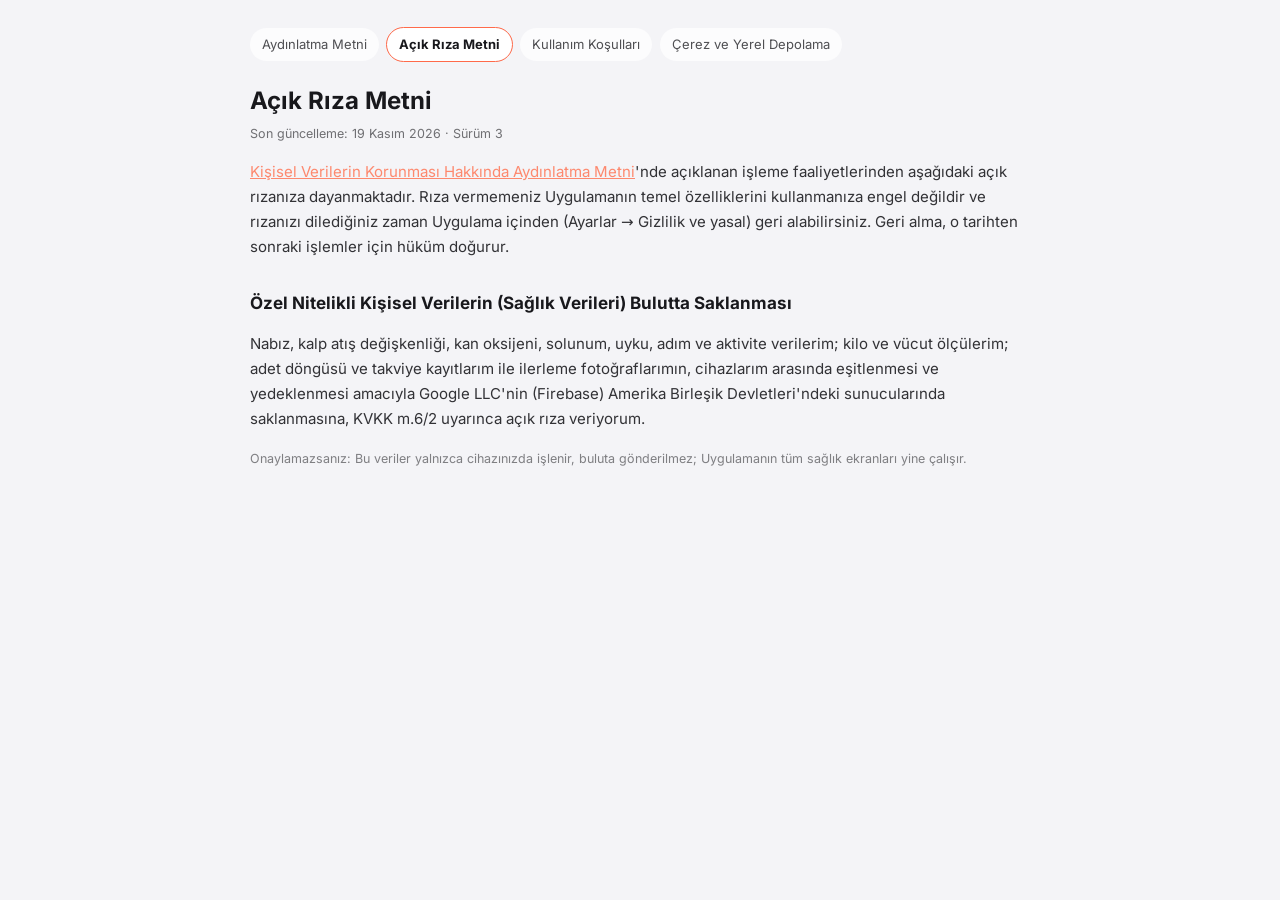
<file: legal/acik-riza.html>
<!DOCTYPE html>
<html lang="tr">
<head>
<meta charset="utf-8">
<meta name="viewport" content="width=device-width,initial-scale=1">
<title>Açık Rıza Metni · HypeMode</title>
<script src="../js/config.js"></script>
<style>
@font-face{font-family:'Inter';font-weight:100 900;font-display:swap;src:url(../assets/fonts/f-inter-latin.woff2) format('woff2');unicode-range:U+0000-00FF,U+0131,U+0152-0153,U+02BB-02BC,U+02C6,U+02DA,U+02DC,U+0304,U+0308,U+0329,U+2000-206F,U+20AC,U+2122,U+2191,U+2193,U+2212,U+2215,U+FEFF,U+FFFD}
@font-face{font-family:'Inter';font-weight:100 900;font-display:swap;src:url(../assets/fonts/f-inter-latin-ext.woff2) format('woff2');unicode-range:U+0100-02BA,U+02BD-02C5,U+02C7-02CC,U+02CE-02D7,U+02DD-02FF,U+0304,U+0308,U+0329,U+1D00-1DBF,U+1E00-1E9F,U+1EF2-1EFF,U+2020,U+20A0-20AB,U+20AD-20C0,U+2113,U+2C60-2C7F,U+A720-A7FF}
:root{color-scheme:dark light}
body{margin:0;background:#0b0b0d;color:#ececf0;font:15px/1.65 Inter,system-ui,sans-serif}
@media (prefers-color-scheme:light){body{background:#f4f4f7;color:#18181c}td,th{border-color:rgba(0,0,0,.12)!important}nav a{background:#fff!important}}
main{max-width:780px;margin:0 auto;padding:28px 20px 80px}
nav{display:flex;flex-wrap:wrap;gap:8px;margin-bottom:24px}nav a{font-size:13px;padding:6px 12px;border-radius:999px;background:#18181c;color:inherit;text-decoration:none;opacity:.75}nav a.on{opacity:1;font-weight:700;outline:1px solid #ff6a4a}
h1{font-size:24px;line-height:1.3;margin:0 0 4px}h2{font-size:17px;margin:30px 0 8px}h3{font-size:15px;margin:16px 0 4px}
p,li{opacity:.88}small{opacity:.6}a{color:#ff7a5c}ol,ul{padding-left:22px}
table{width:100%;border-collapse:collapse;font-size:13.5px;margin:8px 0}td,th{border:1px solid rgba(255,255,255,.14);padding:8px;text-align:left;vertical-align:top}th{font-weight:600}
</style>
</head>
<body><main>
<nav><a href="gizlilik.html" class="">Aydınlatma Metni</a><a href="acik-riza.html" class="on">Açık Rıza Metni</a><a href="kullanim-kosullari.html" class="">Kullanım Koşulları</a><a href="cerez.html" class="">Çerez ve Yerel Depolama</a></nav>
<h1>Açık Rıza Metni</h1>
<small>Son güncelleme: 19 Kasım 2026 · Sürüm 3</small>
<p><a href="gizlilik.html">Kişisel Verilerin Korunması Hakkında Aydınlatma Metni</a>'nde açıklanan işleme faaliyetlerinden aşağıdaki açık rızanıza dayanmaktadır. Rıza vermemeniz Uygulamanın temel özelliklerini kullanmanıza engel değildir ve rızanızı dilediğiniz zaman Uygulama içinden (Ayarlar → Gizlilik ve yasal) geri alabilirsiniz. Geri alma, o tarihten sonraki işlemler için hüküm doğurur.</p>

<h2>Özel Nitelikli Kişisel Verilerin (Sağlık Verileri) Bulutta Saklanması</h2>
<p>Nabız, kalp atış değişkenliği, kan oksijeni, solunum, uyku, adım ve aktivite verilerim; kilo ve vücut ölçülerim; adet döngüsü ve takviye kayıtlarım ile ilerleme fotoğraflarımın, cihazlarım arasında eşitlenmesi ve yedeklenmesi amacıyla Google LLC'nin (Firebase) Amerika Birleşik Devletleri'ndeki sunucularında saklanmasına, KVKK m.6/2 uyarınca açık rıza veriyorum.</p>
<p><small>Onaylamazsanız: Bu veriler yalnızca cihazınızda işlenir, buluta gönderilmez; Uygulamanın tüm sağlık ekranları yine çalışır.</small></p>
</main>
<script>
(function(){var c=(window.HM_CONFIG||{}).contact||{},em=c.email,gh=c.github||'https://github.com/Yasindogruu/HypeMode/issues',nm=c.name||'Yasin Doğru';
var h=(em?'<a href="mailto:'+em+'">'+em+'</a>':'<i>(e-posta adresi eklenecek)</i>')+' · <a href="'+gh+'" target="_blank" rel="noopener">GitHub</a>';
document.querySelectorAll('.ct').forEach(function(e){e.innerHTML=h});document.querySelectorAll('.ctl').forEach(function(e){e.textContent=nm})})();
</script>
</body></html>
</file>
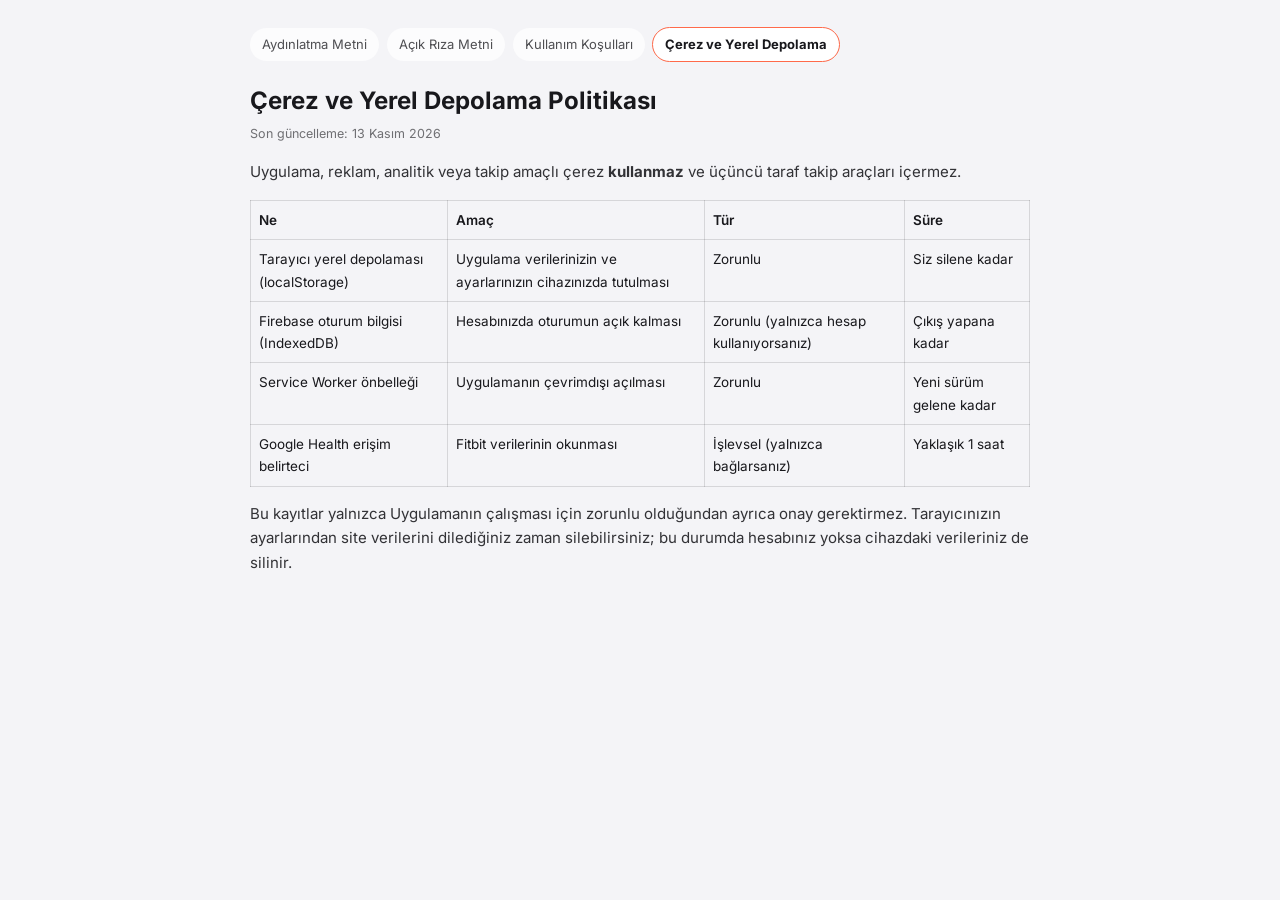
<file: legal/cerez.html>
<!DOCTYPE html>
<html lang="tr">
<head>
<meta charset="utf-8">
<meta name="viewport" content="width=device-width,initial-scale=1">
<title>Çerez ve Yerel Depolama · HypeMode</title>
<script src="../js/config.js"></script>
<style>
@font-face{font-family:'Inter';font-weight:100 900;font-display:swap;src:url(../assets/fonts/f-inter-latin.woff2) format('woff2');unicode-range:U+0000-00FF,U+0131,U+0152-0153,U+02BB-02BC,U+02C6,U+02DA,U+02DC,U+0304,U+0308,U+0329,U+2000-206F,U+20AC,U+2122,U+2191,U+2193,U+2212,U+2215,U+FEFF,U+FFFD}
@font-face{font-family:'Inter';font-weight:100 900;font-display:swap;src:url(../assets/fonts/f-inter-latin-ext.woff2) format('woff2');unicode-range:U+0100-02BA,U+02BD-02C5,U+02C7-02CC,U+02CE-02D7,U+02DD-02FF,U+0304,U+0308,U+0329,U+1D00-1DBF,U+1E00-1E9F,U+1EF2-1EFF,U+2020,U+20A0-20AB,U+20AD-20C0,U+2113,U+2C60-2C7F,U+A720-A7FF}
:root{color-scheme:dark light}
body{margin:0;background:#0b0b0d;color:#ececf0;font:15px/1.65 Inter,system-ui,sans-serif}
@media (prefers-color-scheme:light){body{background:#f4f4f7;color:#18181c}td,th{border-color:rgba(0,0,0,.12)!important}nav a{background:#fff!important}}
main{max-width:780px;margin:0 auto;padding:28px 20px 80px}
nav{display:flex;flex-wrap:wrap;gap:8px;margin-bottom:24px}nav a{font-size:13px;padding:6px 12px;border-radius:999px;background:#18181c;color:inherit;text-decoration:none;opacity:.75}nav a.on{opacity:1;font-weight:700;outline:1px solid #ff6a4a}
h1{font-size:24px;line-height:1.3;margin:0 0 4px}h2{font-size:17px;margin:30px 0 8px}h3{font-size:15px;margin:16px 0 4px}
p,li{opacity:.88}small{opacity:.6}a{color:#ff7a5c}ol,ul{padding-left:22px}
table{width:100%;border-collapse:collapse;font-size:13.5px;margin:8px 0}td,th{border:1px solid rgba(255,255,255,.14);padding:8px;text-align:left;vertical-align:top}th{font-weight:600}
</style>
</head>
<body><main>
<nav><a href="gizlilik.html" class="">Aydınlatma Metni</a><a href="acik-riza.html" class="">Açık Rıza Metni</a><a href="kullanim-kosullari.html" class="">Kullanım Koşulları</a><a href="cerez.html" class="on">Çerez ve Yerel Depolama</a></nav>
<h1>Çerez ve Yerel Depolama Politikası</h1>
<small>Son güncelleme: 13 Kasım 2026</small>
<p>Uygulama, reklam, analitik veya takip amaçlı çerez <b>kullanmaz</b> ve üçüncü taraf takip araçları içermez.</p>
<table>
<tr><th>Ne</th><th>Amaç</th><th>Tür</th><th>Süre</th></tr>
<tr><td>Tarayıcı yerel depolaması (localStorage)</td><td>Uygulama verilerinizin ve ayarlarınızın cihazınızda tutulması</td><td>Zorunlu</td><td>Siz silene kadar</td></tr>
<tr><td>Firebase oturum bilgisi (IndexedDB)</td><td>Hesabınızda oturumun açık kalması</td><td>Zorunlu (yalnızca hesap kullanıyorsanız)</td><td>Çıkış yapana kadar</td></tr>
<tr><td>Service Worker önbelleği</td><td>Uygulamanın çevrimdışı açılması</td><td>Zorunlu</td><td>Yeni sürüm gelene kadar</td></tr>
<tr><td>Google Health erişim belirteci</td><td>Fitbit verilerinin okunması</td><td>İşlevsel (yalnızca bağlarsanız)</td><td>Yaklaşık 1 saat</td></tr>
</table>
<p>Bu kayıtlar yalnızca Uygulamanın çalışması için zorunlu olduğundan ayrıca onay gerektirmez. Tarayıcınızın ayarlarından site verilerini dilediğiniz zaman silebilirsiniz; bu durumda hesabınız yoksa cihazdaki verileriniz de silinir.</p>
</main>
<script>
(function(){var c=(window.HM_CONFIG||{}).contact||{},em=c.email,gh=c.github||'https://github.com/Yasindogruu/HypeMode/issues',nm=c.name||'Yasin Doğru';
var h=(em?'<a href="mailto:'+em+'">'+em+'</a>':'<i>(e-posta adresi eklenecek)</i>')+' · <a href="'+gh+'" target="_blank" rel="noopener">GitHub</a>';
document.querySelectorAll('.ct').forEach(function(e){e.innerHTML=h});document.querySelectorAll('.ctl').forEach(function(e){e.textContent=nm})})();
</script>
</body></html>
</file>
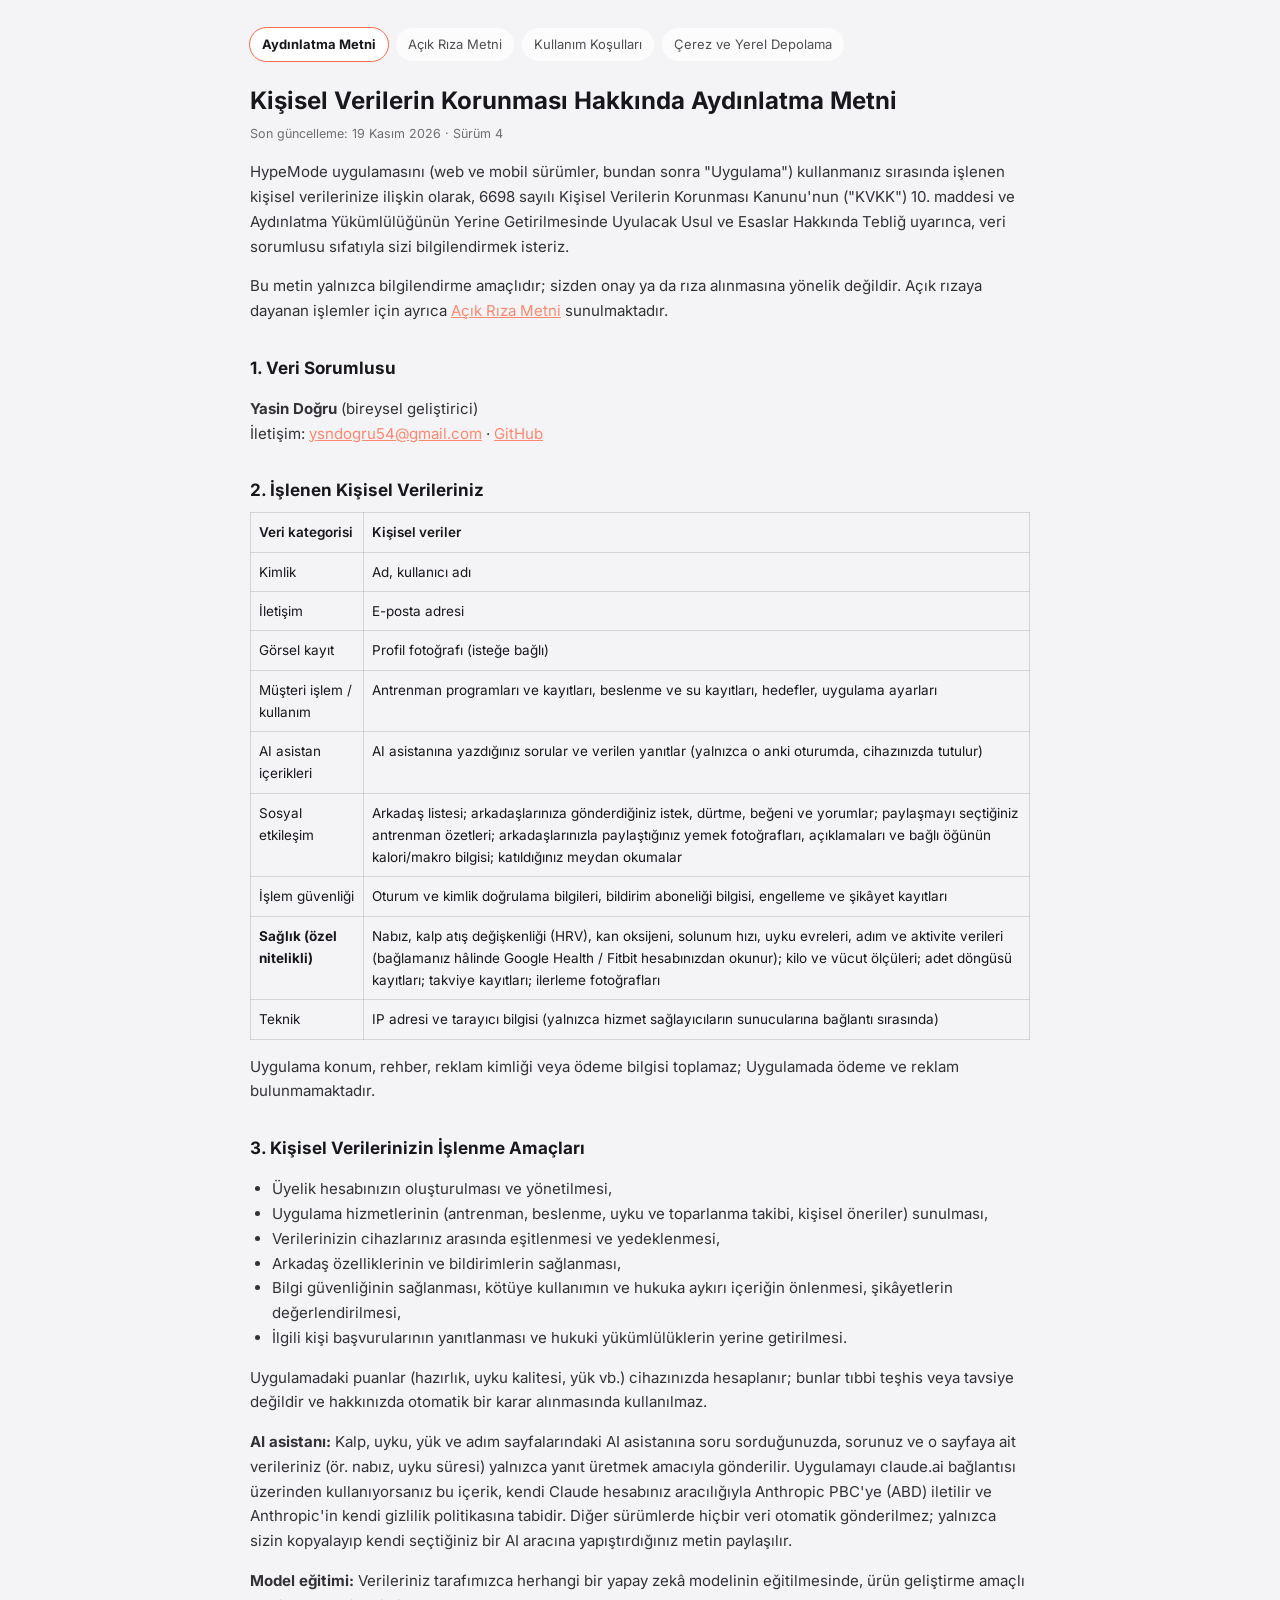
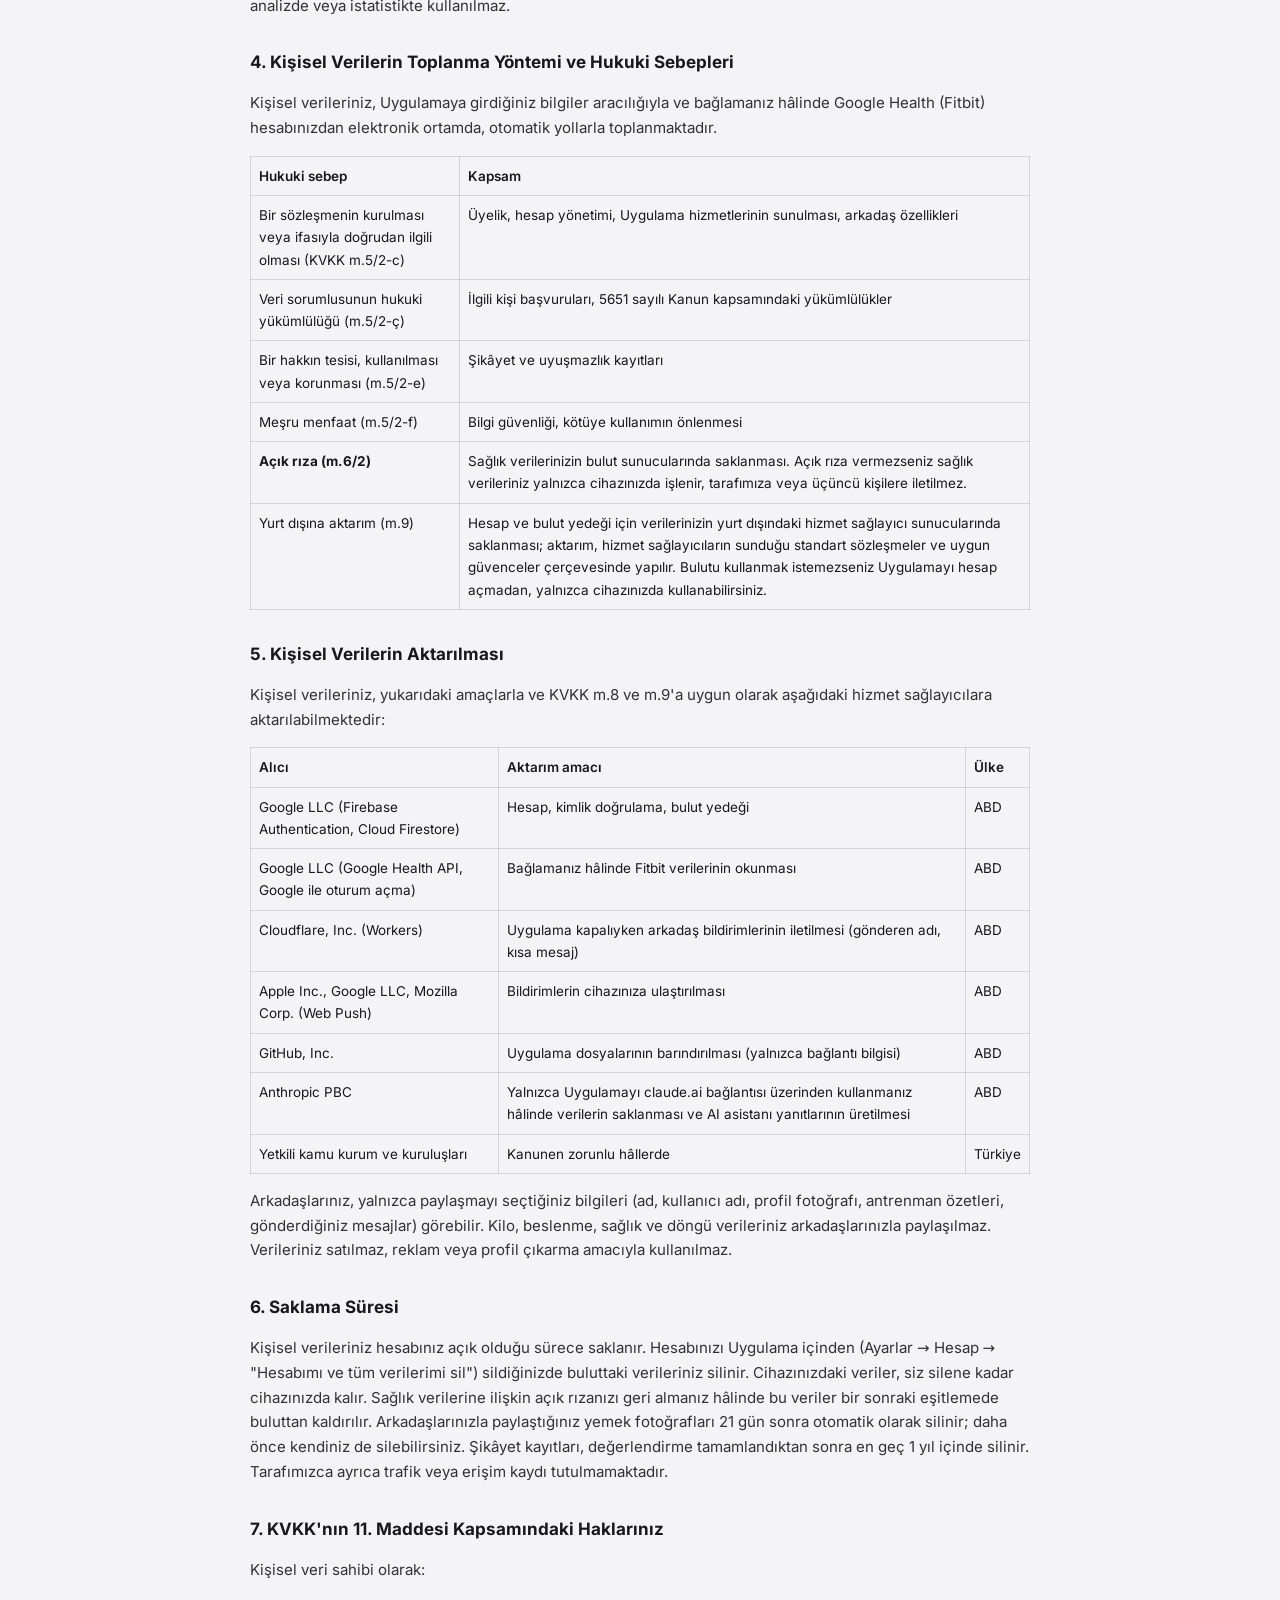
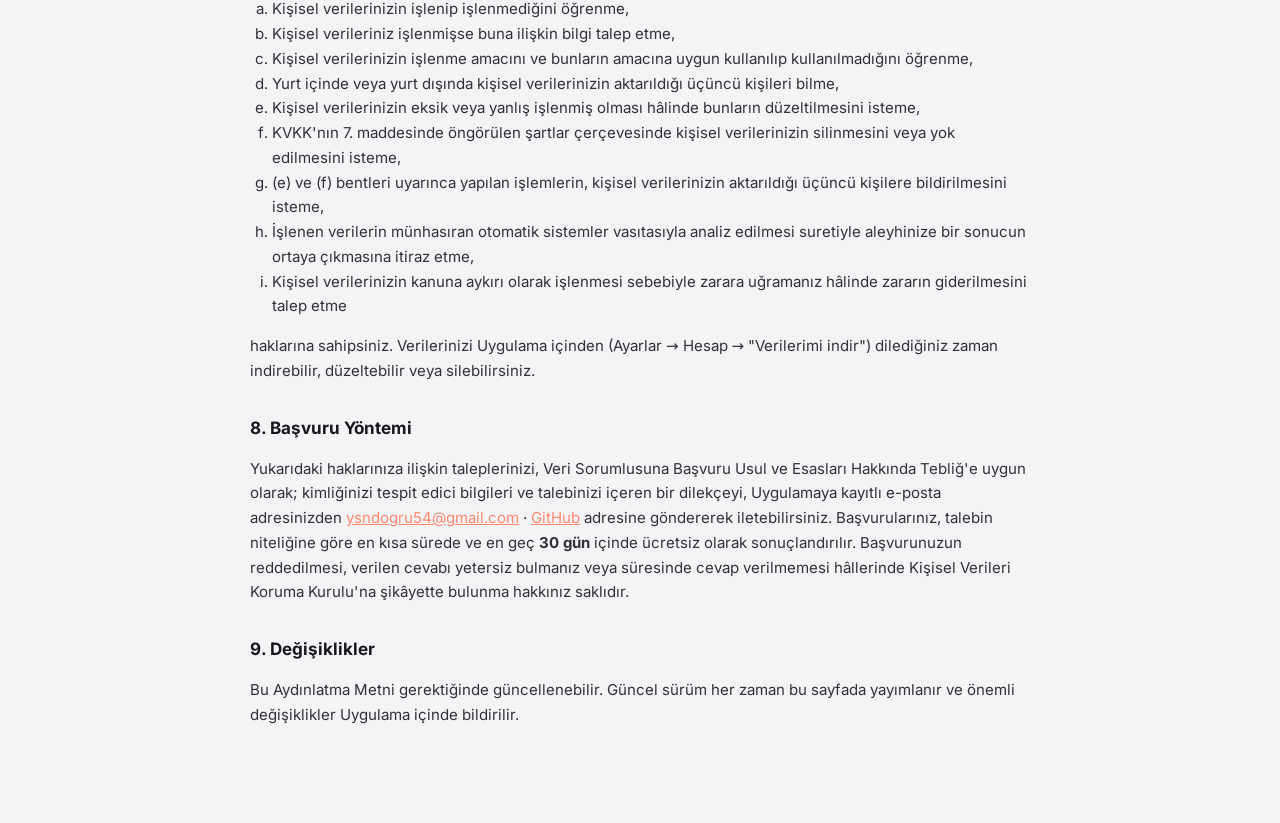
<file: legal/gizlilik.html>
<!DOCTYPE html>
<html lang="tr">
<head>
<meta charset="utf-8">
<meta name="viewport" content="width=device-width,initial-scale=1">
<title>Aydınlatma Metni · HypeMode</title>
<script src="../js/config.js"></script>
<style>
@font-face{font-family:'Inter';font-weight:100 900;font-display:swap;src:url(../assets/fonts/f-inter-latin.woff2) format('woff2');unicode-range:U+0000-00FF,U+0131,U+0152-0153,U+02BB-02BC,U+02C6,U+02DA,U+02DC,U+0304,U+0308,U+0329,U+2000-206F,U+20AC,U+2122,U+2191,U+2193,U+2212,U+2215,U+FEFF,U+FFFD}
@font-face{font-family:'Inter';font-weight:100 900;font-display:swap;src:url(../assets/fonts/f-inter-latin-ext.woff2) format('woff2');unicode-range:U+0100-02BA,U+02BD-02C5,U+02C7-02CC,U+02CE-02D7,U+02DD-02FF,U+0304,U+0308,U+0329,U+1D00-1DBF,U+1E00-1E9F,U+1EF2-1EFF,U+2020,U+20A0-20AB,U+20AD-20C0,U+2113,U+2C60-2C7F,U+A720-A7FF}
:root{color-scheme:dark light}
body{margin:0;background:#0b0b0d;color:#ececf0;font:15px/1.65 Inter,system-ui,sans-serif}
@media (prefers-color-scheme:light){body{background:#f4f4f7;color:#18181c}td,th{border-color:rgba(0,0,0,.12)!important}nav a{background:#fff!important}}
main{max-width:780px;margin:0 auto;padding:28px 20px 80px}
nav{display:flex;flex-wrap:wrap;gap:8px;margin-bottom:24px}nav a{font-size:13px;padding:6px 12px;border-radius:999px;background:#18181c;color:inherit;text-decoration:none;opacity:.75}nav a.on{opacity:1;font-weight:700;outline:1px solid #ff6a4a}
h1{font-size:24px;line-height:1.3;margin:0 0 4px}h2{font-size:17px;margin:30px 0 8px}h3{font-size:15px;margin:16px 0 4px}
p,li{opacity:.88}small{opacity:.6}a{color:#ff7a5c}ol,ul{padding-left:22px}
table{width:100%;border-collapse:collapse;font-size:13.5px;margin:8px 0}td,th{border:1px solid rgba(255,255,255,.14);padding:8px;text-align:left;vertical-align:top}th{font-weight:600}
</style>
</head>
<body><main>
<nav><a href="gizlilik.html" class="on">Aydınlatma Metni</a><a href="acik-riza.html" class="">Açık Rıza Metni</a><a href="kullanim-kosullari.html" class="">Kullanım Koşulları</a><a href="cerez.html" class="">Çerez ve Yerel Depolama</a></nav>
<h1>Kişisel Verilerin Korunması Hakkında Aydınlatma Metni</h1>
<small>Son güncelleme: 19 Kasım 2026 · Sürüm 4</small>

<p>HypeMode uygulamasını (web ve mobil sürümler, bundan sonra "Uygulama") kullanmanız sırasında işlenen kişisel verilerinize ilişkin olarak, 6698 sayılı Kişisel Verilerin Korunması Kanunu'nun ("KVKK") 10. maddesi ve Aydınlatma Yükümlülüğünün Yerine Getirilmesinde Uyulacak Usul ve Esaslar Hakkında Tebliğ uyarınca, veri sorumlusu sıfatıyla sizi bilgilendirmek isteriz.</p>
<p>Bu metin yalnızca bilgilendirme amaçlıdır; sizden onay ya da rıza alınmasına yönelik değildir. Açık rızaya dayanan işlemler için ayrıca <a href="acik-riza.html">Açık Rıza Metni</a> sunulmaktadır.</p>

<h2>1. Veri Sorumlusu</h2>
<p><b class="ctl">Yasin Doğru</b> (bireysel geliştirici)<br>İletişim: <span class="ct"></span></p>

<h2>2. İşlenen Kişisel Verileriniz</h2>
<table>
<tr><th>Veri kategorisi</th><th>Kişisel veriler</th></tr>
<tr><td>Kimlik</td><td>Ad, kullanıcı adı</td></tr>
<tr><td>İletişim</td><td>E-posta adresi</td></tr>
<tr><td>Görsel kayıt</td><td>Profil fotoğrafı (isteğe bağlı)</td></tr>
<tr><td>Müşteri işlem / kullanım</td><td>Antrenman programları ve kayıtları, beslenme ve su kayıtları, hedefler, uygulama ayarları</td></tr>
<tr><td>AI asistan içerikleri</td><td>AI asistanına yazdığınız sorular ve verilen yanıtlar (yalnızca o anki oturumda, cihazınızda tutulur)</td></tr>
<tr><td>Sosyal etkileşim</td><td>Arkadaş listesi; arkadaşlarınıza gönderdiğiniz istek, dürtme, beğeni ve yorumlar; paylaşmayı seçtiğiniz antrenman özetleri; arkadaşlarınızla paylaştığınız yemek fotoğrafları, açıklamaları ve bağlı öğünün kalori/makro bilgisi; katıldığınız meydan okumalar</td></tr>
<tr><td>İşlem güvenliği</td><td>Oturum ve kimlik doğrulama bilgileri, bildirim aboneliği bilgisi, engelleme ve şikâyet kayıtları</td></tr>
<tr><td><b>Sağlık (özel nitelikli)</b></td><td>Nabız, kalp atış değişkenliği (HRV), kan oksijeni, solunum hızı, uyku evreleri, adım ve aktivite verileri (bağlamanız hâlinde Google Health / Fitbit hesabınızdan okunur); kilo ve vücut ölçüleri; adet döngüsü kayıtları; takviye kayıtları; ilerleme fotoğrafları</td></tr>
<tr><td>Teknik</td><td>IP adresi ve tarayıcı bilgisi (yalnızca hizmet sağlayıcıların sunucularına bağlantı sırasında)</td></tr>
</table>
<p>Uygulama konum, rehber, reklam kimliği veya ödeme bilgisi toplamaz; Uygulamada ödeme ve reklam bulunmamaktadır.</p>

<h2>3. Kişisel Verilerinizin İşlenme Amaçları</h2>
<ul>
<li>Üyelik hesabınızın oluşturulması ve yönetilmesi,</li>
<li>Uygulama hizmetlerinin (antrenman, beslenme, uyku ve toparlanma takibi, kişisel öneriler) sunulması,</li>
<li>Verilerinizin cihazlarınız arasında eşitlenmesi ve yedeklenmesi,</li>
<li>Arkadaş özelliklerinin ve bildirimlerin sağlanması,</li>
<li>Bilgi güvenliğinin sağlanması, kötüye kullanımın ve hukuka aykırı içeriğin önlenmesi, şikâyetlerin değerlendirilmesi,</li>
<li>İlgili kişi başvurularının yanıtlanması ve hukuki yükümlülüklerin yerine getirilmesi.</li>
</ul>
<p>Uygulamadaki puanlar (hazırlık, uyku kalitesi, yük vb.) cihazınızda hesaplanır; bunlar tıbbi teşhis veya tavsiye değildir ve hakkınızda otomatik bir karar alınmasında kullanılmaz.</p>
<p><b>AI asistanı:</b> Kalp, uyku, yük ve adım sayfalarındaki AI asistanına soru sorduğunuzda, sorunuz ve o sayfaya ait verileriniz (ör. nabız, uyku süresi) yalnızca yanıt üretmek amacıyla gönderilir. Uygulamayı claude.ai bağlantısı üzerinden kullanıyorsanız bu içerik, kendi Claude hesabınız aracılığıyla Anthropic PBC'ye (ABD) iletilir ve Anthropic'in kendi gizlilik politikasına tabidir. Diğer sürümlerde hiçbir veri otomatik gönderilmez; yalnızca sizin kopyalayıp kendi seçtiğiniz bir AI aracına yapıştırdığınız metin paylaşılır.</p>
<p><b>Model eğitimi:</b> Verileriniz tarafımızca herhangi bir yapay zekâ modelinin eğitilmesinde, ürün geliştirme amaçlı analizde veya istatistikte kullanılmaz.</p>

<h2>4. Kişisel Verilerin Toplanma Yöntemi ve Hukuki Sebepleri</h2>
<p>Kişisel verileriniz, Uygulamaya girdiğiniz bilgiler aracılığıyla ve bağlamanız hâlinde Google Health (Fitbit) hesabınızdan elektronik ortamda, otomatik yollarla toplanmaktadır.</p>
<table>
<tr><th>Hukuki sebep</th><th>Kapsam</th></tr>
<tr><td>Bir sözleşmenin kurulması veya ifasıyla doğrudan ilgili olması (KVKK m.5/2-c)</td><td>Üyelik, hesap yönetimi, Uygulama hizmetlerinin sunulması, arkadaş özellikleri</td></tr>
<tr><td>Veri sorumlusunun hukuki yükümlülüğü (m.5/2-ç)</td><td>İlgili kişi başvuruları, 5651 sayılı Kanun kapsamındaki yükümlülükler</td></tr>
<tr><td>Bir hakkın tesisi, kullanılması veya korunması (m.5/2-e)</td><td>Şikâyet ve uyuşmazlık kayıtları</td></tr>
<tr><td>Meşru menfaat (m.5/2-f)</td><td>Bilgi güvenliği, kötüye kullanımın önlenmesi</td></tr>
<tr><td><b>Açık rıza (m.6/2)</b></td><td>Sağlık verilerinizin bulut sunucularında saklanması. Açık rıza vermezseniz sağlık verileriniz yalnızca cihazınızda işlenir, tarafımıza veya üçüncü kişilere iletilmez.</td></tr>
<tr><td>Yurt dışına aktarım (m.9)</td><td>Hesap ve bulut yedeği için verilerinizin yurt dışındaki hizmet sağlayıcı sunucularında saklanması; aktarım, hizmet sağlayıcıların sunduğu standart sözleşmeler ve uygun güvenceler çerçevesinde yapılır. Bulutu kullanmak istemezseniz Uygulamayı hesap açmadan, yalnızca cihazınızda kullanabilirsiniz.</td></tr>
</table>

<h2>5. Kişisel Verilerin Aktarılması</h2>
<p>Kişisel verileriniz, yukarıdaki amaçlarla ve KVKK m.8 ve m.9'a uygun olarak aşağıdaki hizmet sağlayıcılara aktarılabilmektedir:</p>
<table>
<tr><th>Alıcı</th><th>Aktarım amacı</th><th>Ülke</th></tr>
<tr><td>Google LLC (Firebase Authentication, Cloud Firestore)</td><td>Hesap, kimlik doğrulama, bulut yedeği</td><td>ABD</td></tr>
<tr><td>Google LLC (Google Health API, Google ile oturum açma)</td><td>Bağlamanız hâlinde Fitbit verilerinin okunması</td><td>ABD</td></tr>
<tr><td>Cloudflare, Inc. (Workers)</td><td>Uygulama kapalıyken arkadaş bildirimlerinin iletilmesi (gönderen adı, kısa mesaj)</td><td>ABD</td></tr>
<tr><td>Apple Inc., Google LLC, Mozilla Corp. (Web Push)</td><td>Bildirimlerin cihazınıza ulaştırılması</td><td>ABD</td></tr>
<tr><td>GitHub, Inc.</td><td>Uygulama dosyalarının barındırılması (yalnızca bağlantı bilgisi)</td><td>ABD</td></tr>
<tr><td>Anthropic PBC</td><td>Yalnızca Uygulamayı claude.ai bağlantısı üzerinden kullanmanız hâlinde verilerin saklanması ve AI asistanı yanıtlarının üretilmesi</td><td>ABD</td></tr>
<tr><td>Yetkili kamu kurum ve kuruluşları</td><td>Kanunen zorunlu hâllerde</td><td>Türkiye</td></tr>
</table>
<p>Arkadaşlarınız, yalnızca paylaşmayı seçtiğiniz bilgileri (ad, kullanıcı adı, profil fotoğrafı, antrenman özetleri, gönderdiğiniz mesajlar) görebilir. Kilo, beslenme, sağlık ve döngü verileriniz arkadaşlarınızla paylaşılmaz. Verileriniz satılmaz, reklam veya profil çıkarma amacıyla kullanılmaz.</p>

<h2>6. Saklama Süresi</h2>
<p>Kişisel verileriniz hesabınız açık olduğu sürece saklanır. Hesabınızı Uygulama içinden (Ayarlar → Hesap → "Hesabımı ve tüm verilerimi sil") sildiğinizde buluttaki verileriniz silinir. Cihazınızdaki veriler, siz silene kadar cihazınızda kalır. Sağlık verilerine ilişkin açık rızanızı geri almanız hâlinde bu veriler bir sonraki eşitlemede buluttan kaldırılır. Arkadaşlarınızla paylaştığınız yemek fotoğrafları 21 gün sonra otomatik olarak silinir; daha önce kendiniz de silebilirsiniz. Şikâyet kayıtları, değerlendirme tamamlandıktan sonra en geç 1 yıl içinde silinir. Tarafımızca ayrıca trafik veya erişim kaydı tutulmamaktadır.</p>

<h2>7. KVKK'nın 11. Maddesi Kapsamındaki Haklarınız</h2>
<p>Kişisel veri sahibi olarak:</p>
<ol type="a">
<li>Kişisel verilerinizin işlenip işlenmediğini öğrenme,</li>
<li>Kişisel verileriniz işlenmişse buna ilişkin bilgi talep etme,</li>
<li>Kişisel verilerinizin işlenme amacını ve bunların amacına uygun kullanılıp kullanılmadığını öğrenme,</li>
<li>Yurt içinde veya yurt dışında kişisel verilerinizin aktarıldığı üçüncü kişileri bilme,</li>
<li>Kişisel verilerinizin eksik veya yanlış işlenmiş olması hâlinde bunların düzeltilmesini isteme,</li>
<li>KVKK'nın 7. maddesinde öngörülen şartlar çerçevesinde kişisel verilerinizin silinmesini veya yok edilmesini isteme,</li>
<li>(e) ve (f) bentleri uyarınca yapılan işlemlerin, kişisel verilerinizin aktarıldığı üçüncü kişilere bildirilmesini isteme,</li>
<li>İşlenen verilerin münhasıran otomatik sistemler vasıtasıyla analiz edilmesi suretiyle aleyhinize bir sonucun ortaya çıkmasına itiraz etme,</li>
<li>Kişisel verilerinizin kanuna aykırı olarak işlenmesi sebebiyle zarara uğramanız hâlinde zararın giderilmesini talep etme</li>
</ol>
<p>haklarına sahipsiniz. Verilerinizi Uygulama içinden (Ayarlar → Hesap → "Verilerimi indir") dilediğiniz zaman indirebilir, düzeltebilir veya silebilirsiniz.</p>

<h2>8. Başvuru Yöntemi</h2>
<p>Yukarıdaki haklarınıza ilişkin taleplerinizi, Veri Sorumlusuna Başvuru Usul ve Esasları Hakkında Tebliğ'e uygun olarak; kimliğinizi tespit edici bilgileri ve talebinizi içeren bir dilekçeyi, Uygulamaya kayıtlı e-posta adresinizden <span class="ct"></span> adresine göndererek iletebilirsiniz. Başvurularınız, talebin niteliğine göre en kısa sürede ve en geç <b>30 gün</b> içinde ücretsiz olarak sonuçlandırılır. Başvurunuzun reddedilmesi, verilen cevabı yetersiz bulmanız veya süresinde cevap verilmemesi hâllerinde Kişisel Verileri Koruma Kurulu'na şikâyette bulunma hakkınız saklıdır.</p>

<h2>9. Değişiklikler</h2>
<p>Bu Aydınlatma Metni gerektiğinde güncellenebilir. Güncel sürüm her zaman bu sayfada yayımlanır ve önemli değişiklikler Uygulama içinde bildirilir.</p>
</main>
<script>
(function(){var c=(window.HM_CONFIG||{}).contact||{},em=c.email,gh=c.github||'https://github.com/Yasindogruu/HypeMode/issues',nm=c.name||'Yasin Doğru';
var h=(em?'<a href="mailto:'+em+'">'+em+'</a>':'<i>(e-posta adresi eklenecek)</i>')+' · <a href="'+gh+'" target="_blank" rel="noopener">GitHub</a>';
document.querySelectorAll('.ct').forEach(function(e){e.innerHTML=h});document.querySelectorAll('.ctl').forEach(function(e){e.textContent=nm})})();
</script>
</body></html>
</file>
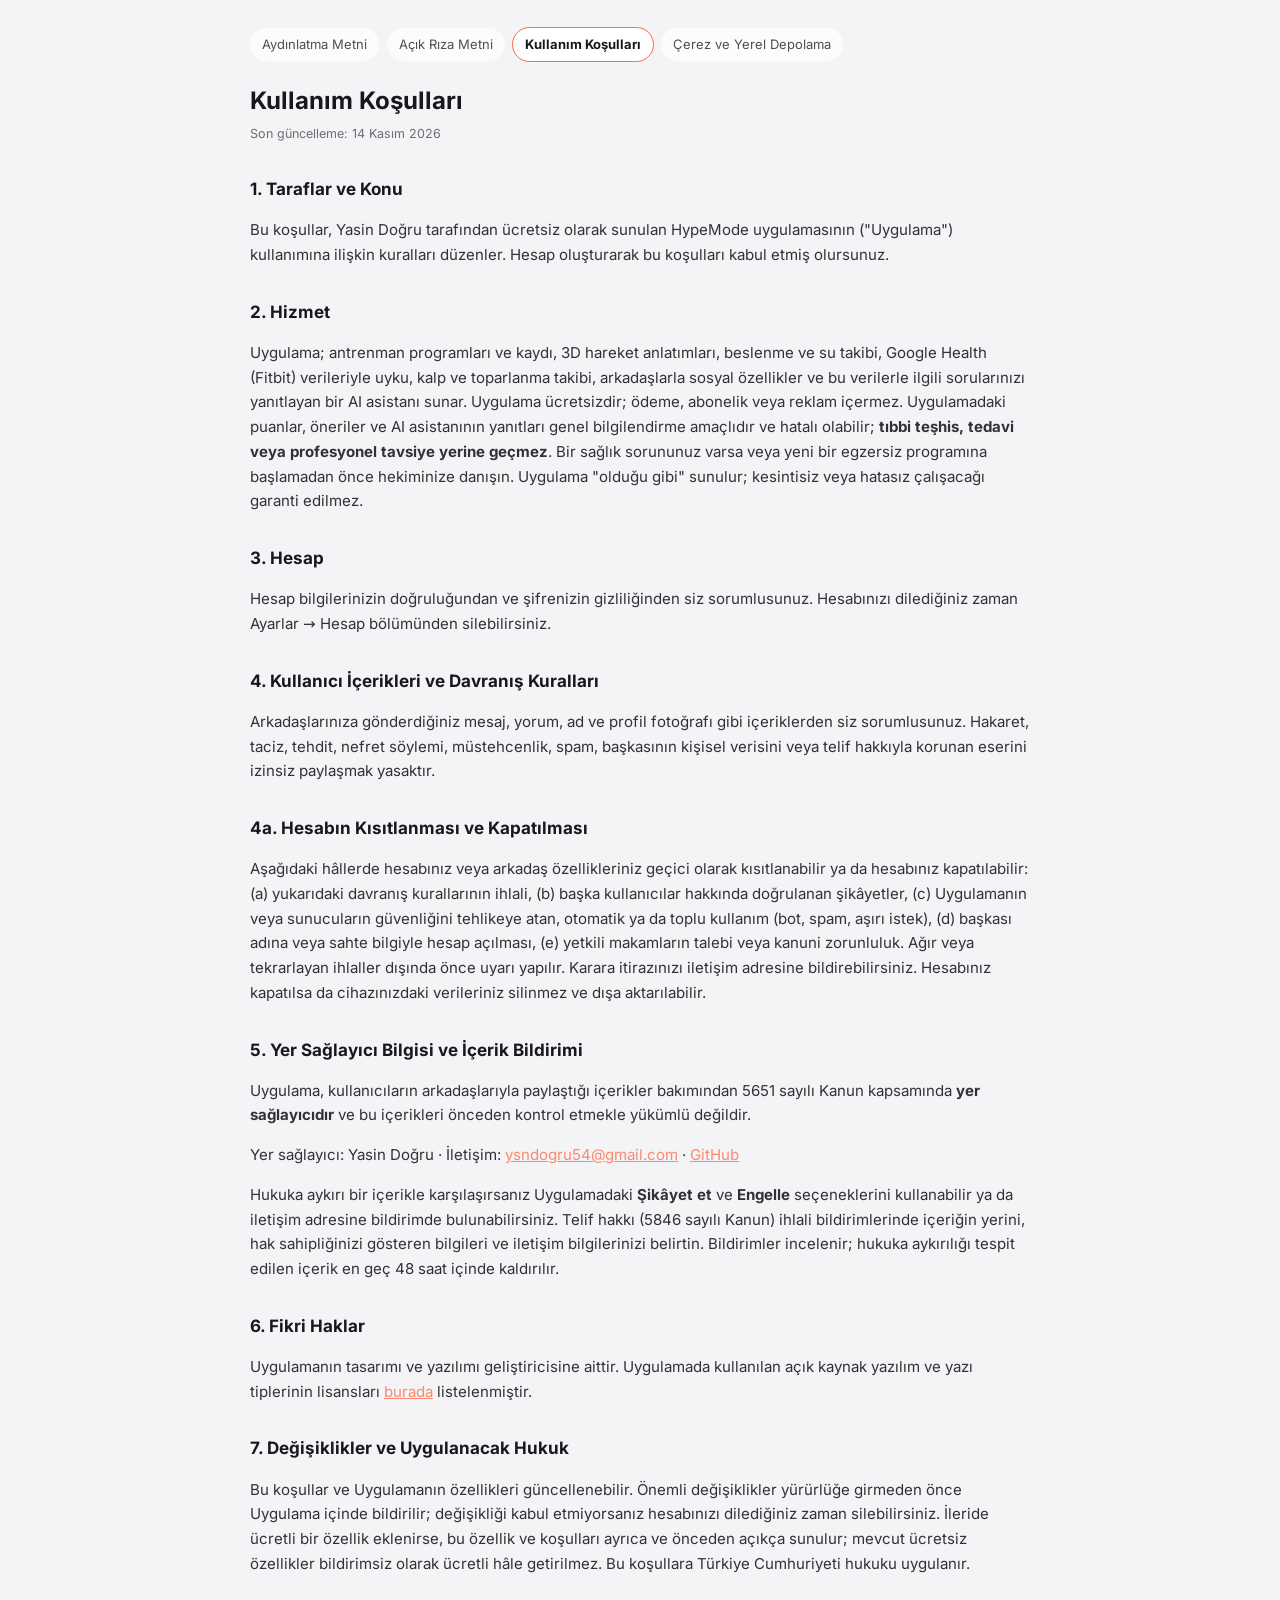
<file: legal/kullanim-kosullari.html>
<!DOCTYPE html>
<html lang="tr">
<head>
<meta charset="utf-8">
<meta name="viewport" content="width=device-width,initial-scale=1">
<title>Kullanım Koşulları · HypeMode</title>
<script src="../js/config.js"></script>
<style>
@font-face{font-family:'Inter';font-weight:100 900;font-display:swap;src:url(../assets/fonts/f-inter-latin.woff2) format('woff2');unicode-range:U+0000-00FF,U+0131,U+0152-0153,U+02BB-02BC,U+02C6,U+02DA,U+02DC,U+0304,U+0308,U+0329,U+2000-206F,U+20AC,U+2122,U+2191,U+2193,U+2212,U+2215,U+FEFF,U+FFFD}
@font-face{font-family:'Inter';font-weight:100 900;font-display:swap;src:url(../assets/fonts/f-inter-latin-ext.woff2) format('woff2');unicode-range:U+0100-02BA,U+02BD-02C5,U+02C7-02CC,U+02CE-02D7,U+02DD-02FF,U+0304,U+0308,U+0329,U+1D00-1DBF,U+1E00-1E9F,U+1EF2-1EFF,U+2020,U+20A0-20AB,U+20AD-20C0,U+2113,U+2C60-2C7F,U+A720-A7FF}
:root{color-scheme:dark light}
body{margin:0;background:#0b0b0d;color:#ececf0;font:15px/1.65 Inter,system-ui,sans-serif}
@media (prefers-color-scheme:light){body{background:#f4f4f7;color:#18181c}td,th{border-color:rgba(0,0,0,.12)!important}nav a{background:#fff!important}}
main{max-width:780px;margin:0 auto;padding:28px 20px 80px}
nav{display:flex;flex-wrap:wrap;gap:8px;margin-bottom:24px}nav a{font-size:13px;padding:6px 12px;border-radius:999px;background:#18181c;color:inherit;text-decoration:none;opacity:.75}nav a.on{opacity:1;font-weight:700;outline:1px solid #ff6a4a}
h1{font-size:24px;line-height:1.3;margin:0 0 4px}h2{font-size:17px;margin:30px 0 8px}h3{font-size:15px;margin:16px 0 4px}
p,li{opacity:.88}small{opacity:.6}a{color:#ff7a5c}ol,ul{padding-left:22px}
table{width:100%;border-collapse:collapse;font-size:13.5px;margin:8px 0}td,th{border:1px solid rgba(255,255,255,.14);padding:8px;text-align:left;vertical-align:top}th{font-weight:600}
</style>
</head>
<body><main>
<nav><a href="gizlilik.html" class="">Aydınlatma Metni</a><a href="acik-riza.html" class="">Açık Rıza Metni</a><a href="kullanim-kosullari.html" class="on">Kullanım Koşulları</a><a href="cerez.html" class="">Çerez ve Yerel Depolama</a></nav>
<h1>Kullanım Koşulları</h1>
<small>Son güncelleme: 14 Kasım 2026</small>
<h2>1. Taraflar ve Konu</h2>
<p>Bu koşullar, <span class="ctl">Yasin Doğru</span> tarafından ücretsiz olarak sunulan HypeMode uygulamasının ("Uygulama") kullanımına ilişkin kuralları düzenler. Hesap oluşturarak bu koşulları kabul etmiş olursunuz.</p>
<h2>2. Hizmet</h2>
<p>Uygulama; antrenman programları ve kaydı, 3D hareket anlatımları, beslenme ve su takibi, Google Health (Fitbit) verileriyle uyku, kalp ve toparlanma takibi, arkadaşlarla sosyal özellikler ve bu verilerle ilgili sorularınızı yanıtlayan bir AI asistanı sunar. Uygulama ücretsizdir; ödeme, abonelik veya reklam içermez. Uygulamadaki puanlar, öneriler ve AI asistanının yanıtları genel bilgilendirme amaçlıdır ve hatalı olabilir; <b>tıbbi teşhis, tedavi veya profesyonel tavsiye yerine geçmez</b>. Bir sağlık sorununuz varsa veya yeni bir egzersiz programına başlamadan önce hekiminize danışın. Uygulama "olduğu gibi" sunulur; kesintisiz veya hatasız çalışacağı garanti edilmez.</p>
<h2>3. Hesap</h2>
<p>Hesap bilgilerinizin doğruluğundan ve şifrenizin gizliliğinden siz sorumlusunuz. Hesabınızı dilediğiniz zaman Ayarlar → Hesap bölümünden silebilirsiniz.</p>
<h2>4. Kullanıcı İçerikleri ve Davranış Kuralları</h2>
<p>Arkadaşlarınıza gönderdiğiniz mesaj, yorum, ad ve profil fotoğrafı gibi içeriklerden siz sorumlusunuz. Hakaret, taciz, tehdit, nefret söylemi, müstehcenlik, spam, başkasının kişisel verisini veya telif hakkıyla korunan eserini izinsiz paylaşmak yasaktır. </p>
<h2>4a. Hesabın Kısıtlanması ve Kapatılması</h2>
<p>Aşağıdaki hâllerde hesabınız veya arkadaş özellikleriniz geçici olarak kısıtlanabilir ya da hesabınız kapatılabilir: (a) yukarıdaki davranış kurallarının ihlali, (b) başka kullanıcılar hakkında doğrulanan şikâyetler, (c) Uygulamanın veya sunucuların güvenliğini tehlikeye atan, otomatik ya da toplu kullanım (bot, spam, aşırı istek), (d) başkası adına veya sahte bilgiyle hesap açılması, (e) yetkili makamların talebi veya kanuni zorunluluk. Ağır veya tekrarlayan ihlaller dışında önce uyarı yapılır. Karara itirazınızı iletişim adresine bildirebilirsiniz. Hesabınız kapatılsa da cihazınızdaki verileriniz silinmez ve dışa aktarılabilir.</p>
<h2>5. Yer Sağlayıcı Bilgisi ve İçerik Bildirimi</h2>
<p>Uygulama, kullanıcıların arkadaşlarıyla paylaştığı içerikler bakımından 5651 sayılı Kanun kapsamında <b>yer sağlayıcıdır</b> ve bu içerikleri önceden kontrol etmekle yükümlü değildir.</p>
<p>Yer sağlayıcı: <span class="ctl">Yasin Doğru</span> · İletişim: <span class="ct"></span></p>
<p>Hukuka aykırı bir içerikle karşılaşırsanız Uygulamadaki <b>Şikâyet et</b> ve <b>Engelle</b> seçeneklerini kullanabilir ya da iletişim adresine bildirimde bulunabilirsiniz. Telif hakkı (5846 sayılı Kanun) ihlali bildirimlerinde içeriğin yerini, hak sahipliğinizi gösteren bilgileri ve iletişim bilgilerinizi belirtin. Bildirimler incelenir; hukuka aykırılığı tespit edilen içerik en geç 48 saat içinde kaldırılır.</p>
<h2>6. Fikri Haklar</h2>
<p>Uygulamanın tasarımı ve yazılımı geliştiricisine aittir. Uygulamada kullanılan açık kaynak yazılım ve yazı tiplerinin lisansları <a href="THIRD_PARTY_LICENSES.txt">burada</a> listelenmiştir.</p>
<h2>7. Değişiklikler ve Uygulanacak Hukuk</h2>
<p>Bu koşullar ve Uygulamanın özellikleri güncellenebilir. Önemli değişiklikler yürürlüğe girmeden önce Uygulama içinde bildirilir; değişikliği kabul etmiyorsanız hesabınızı dilediğiniz zaman silebilirsiniz. İleride ücretli bir özellik eklenirse, bu özellik ve koşulları ayrıca ve önceden açıkça sunulur; mevcut ücretsiz özellikler bildirimsiz olarak ücretli hâle getirilmez. Bu koşullara Türkiye Cumhuriyeti hukuku uygulanır.</p>
</main>
<script>
(function(){var c=(window.HM_CONFIG||{}).contact||{},em=c.email,gh=c.github||'https://github.com/Yasindogruu/HypeMode/issues',nm=c.name||'Yasin Doğru';
var h=(em?'<a href="mailto:'+em+'">'+em+'</a>':'<i>(e-posta adresi eklenecek)</i>')+' · <a href="'+gh+'" target="_blank" rel="noopener">GitHub</a>';
document.querySelectorAll('.ct').forEach(function(e){e.innerHTML=h});document.querySelectorAll('.ctl').forEach(function(e){e.textContent=nm})})();
</script>
</body></html>
</file>
